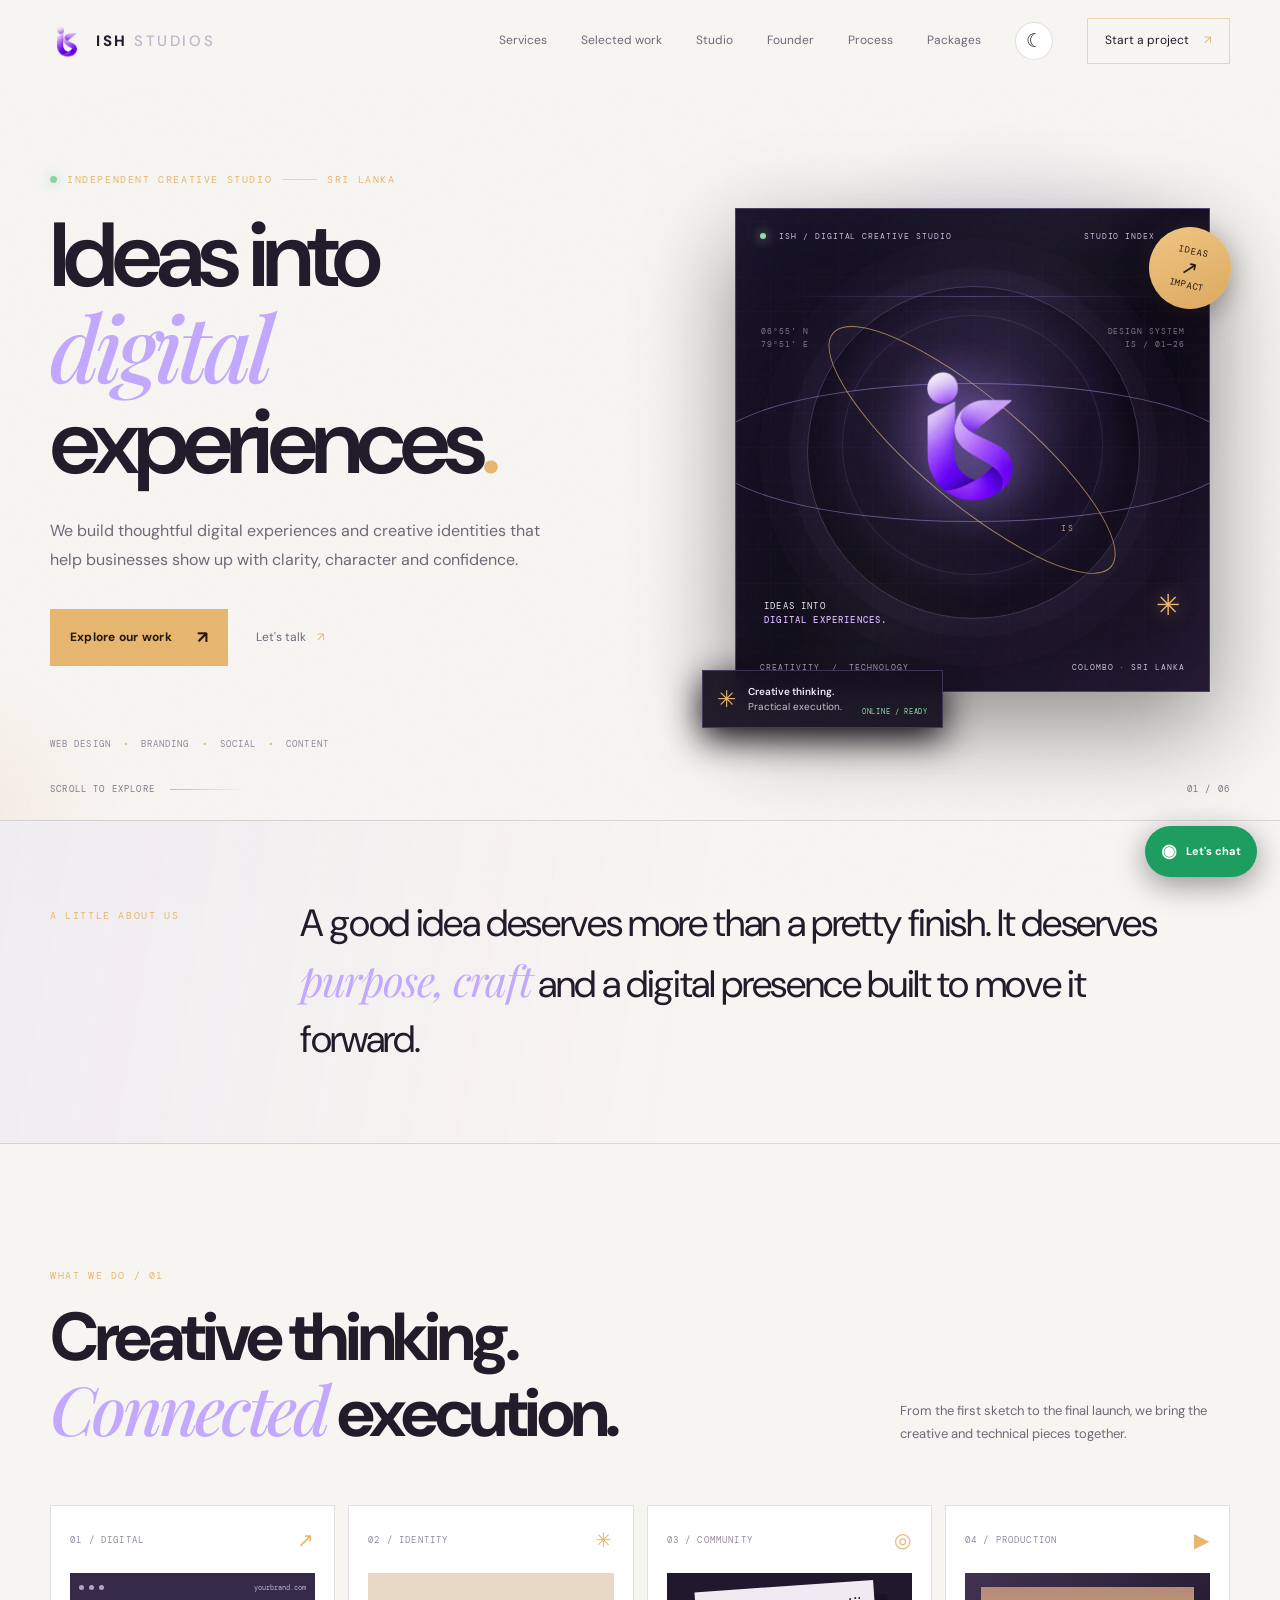
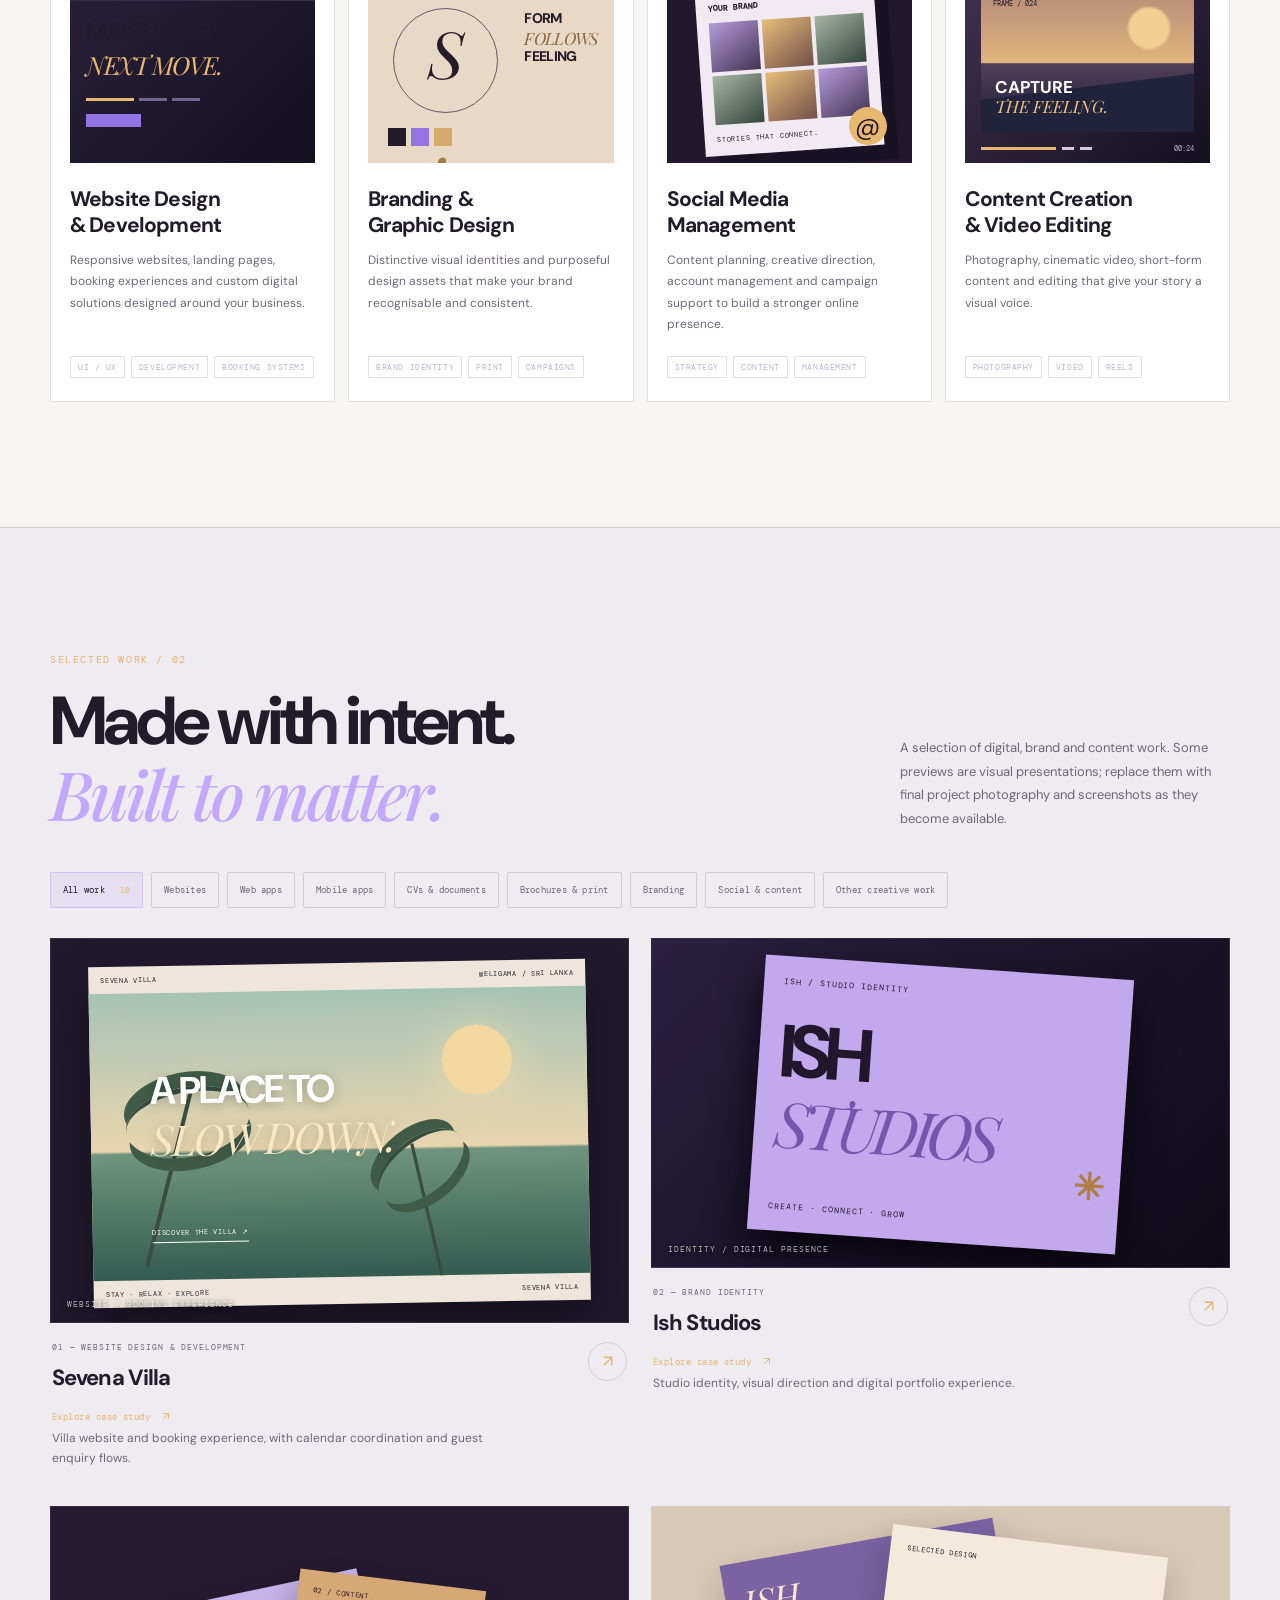
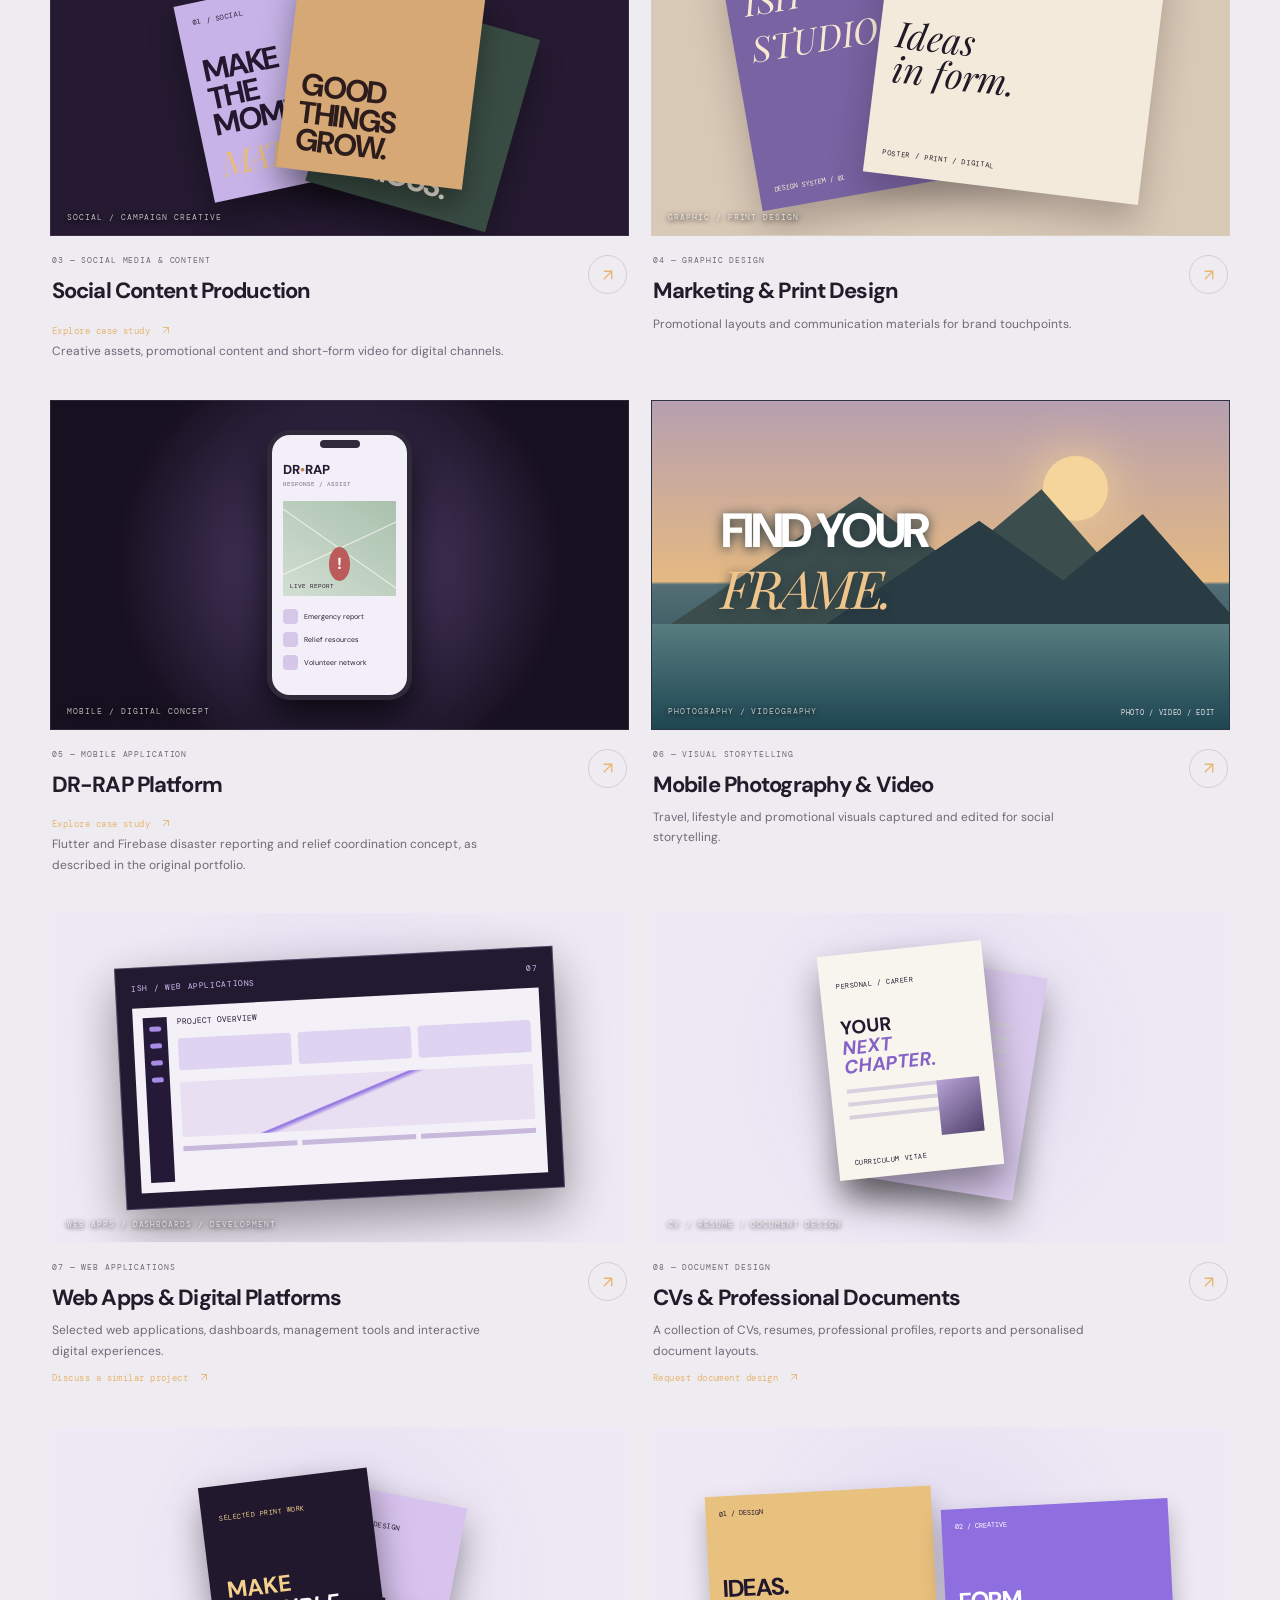
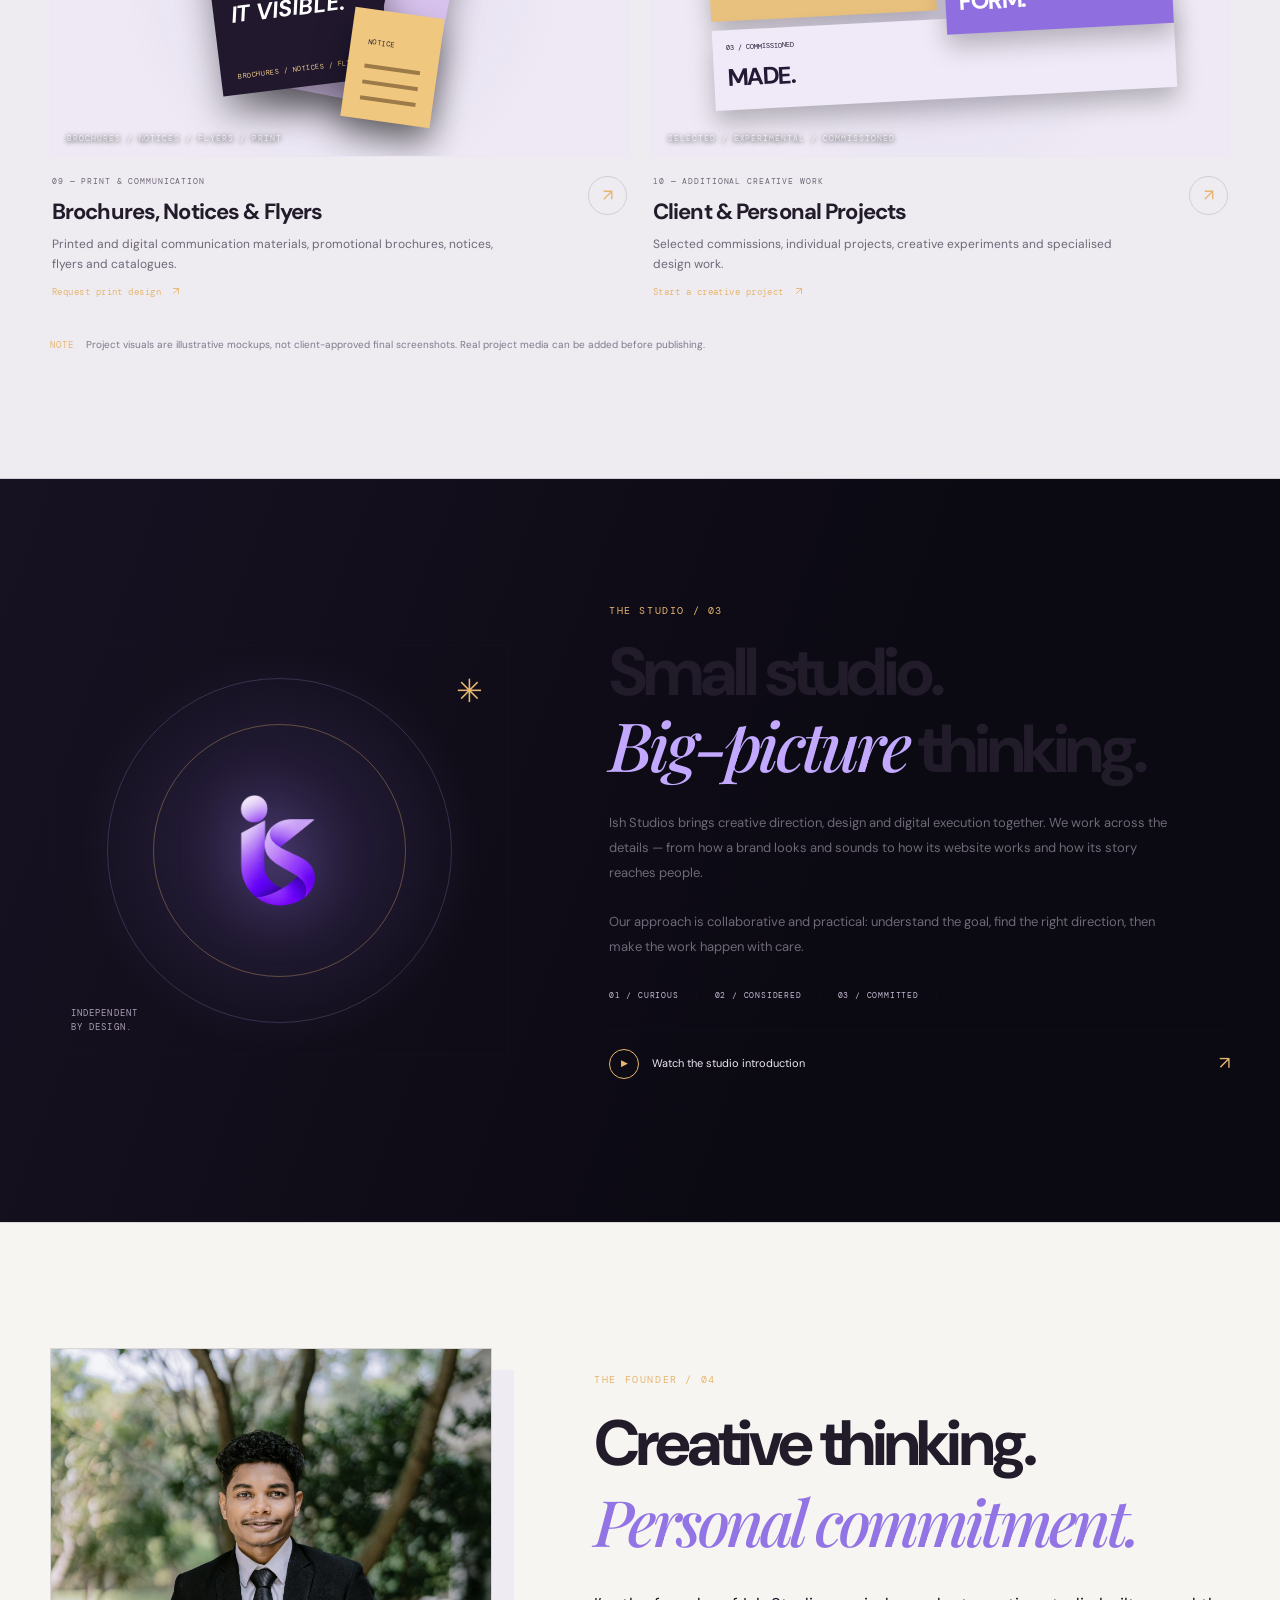
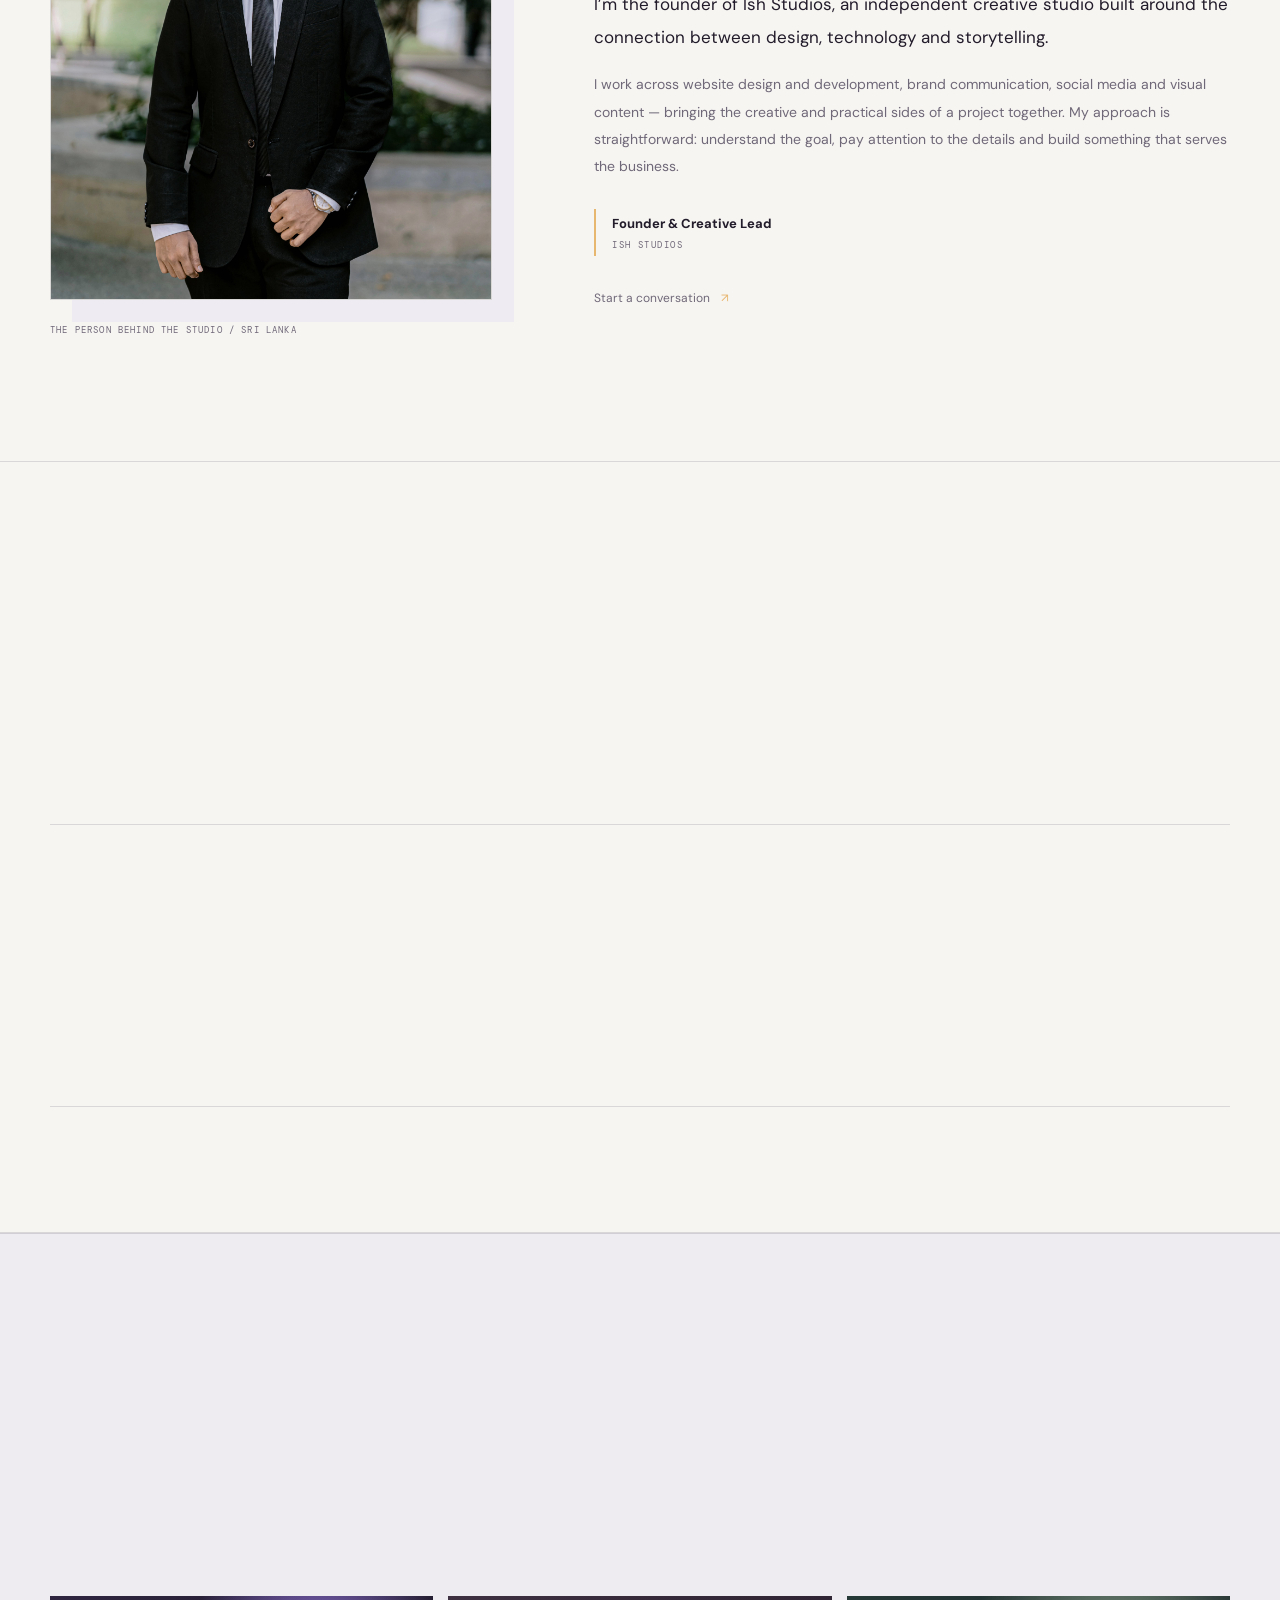
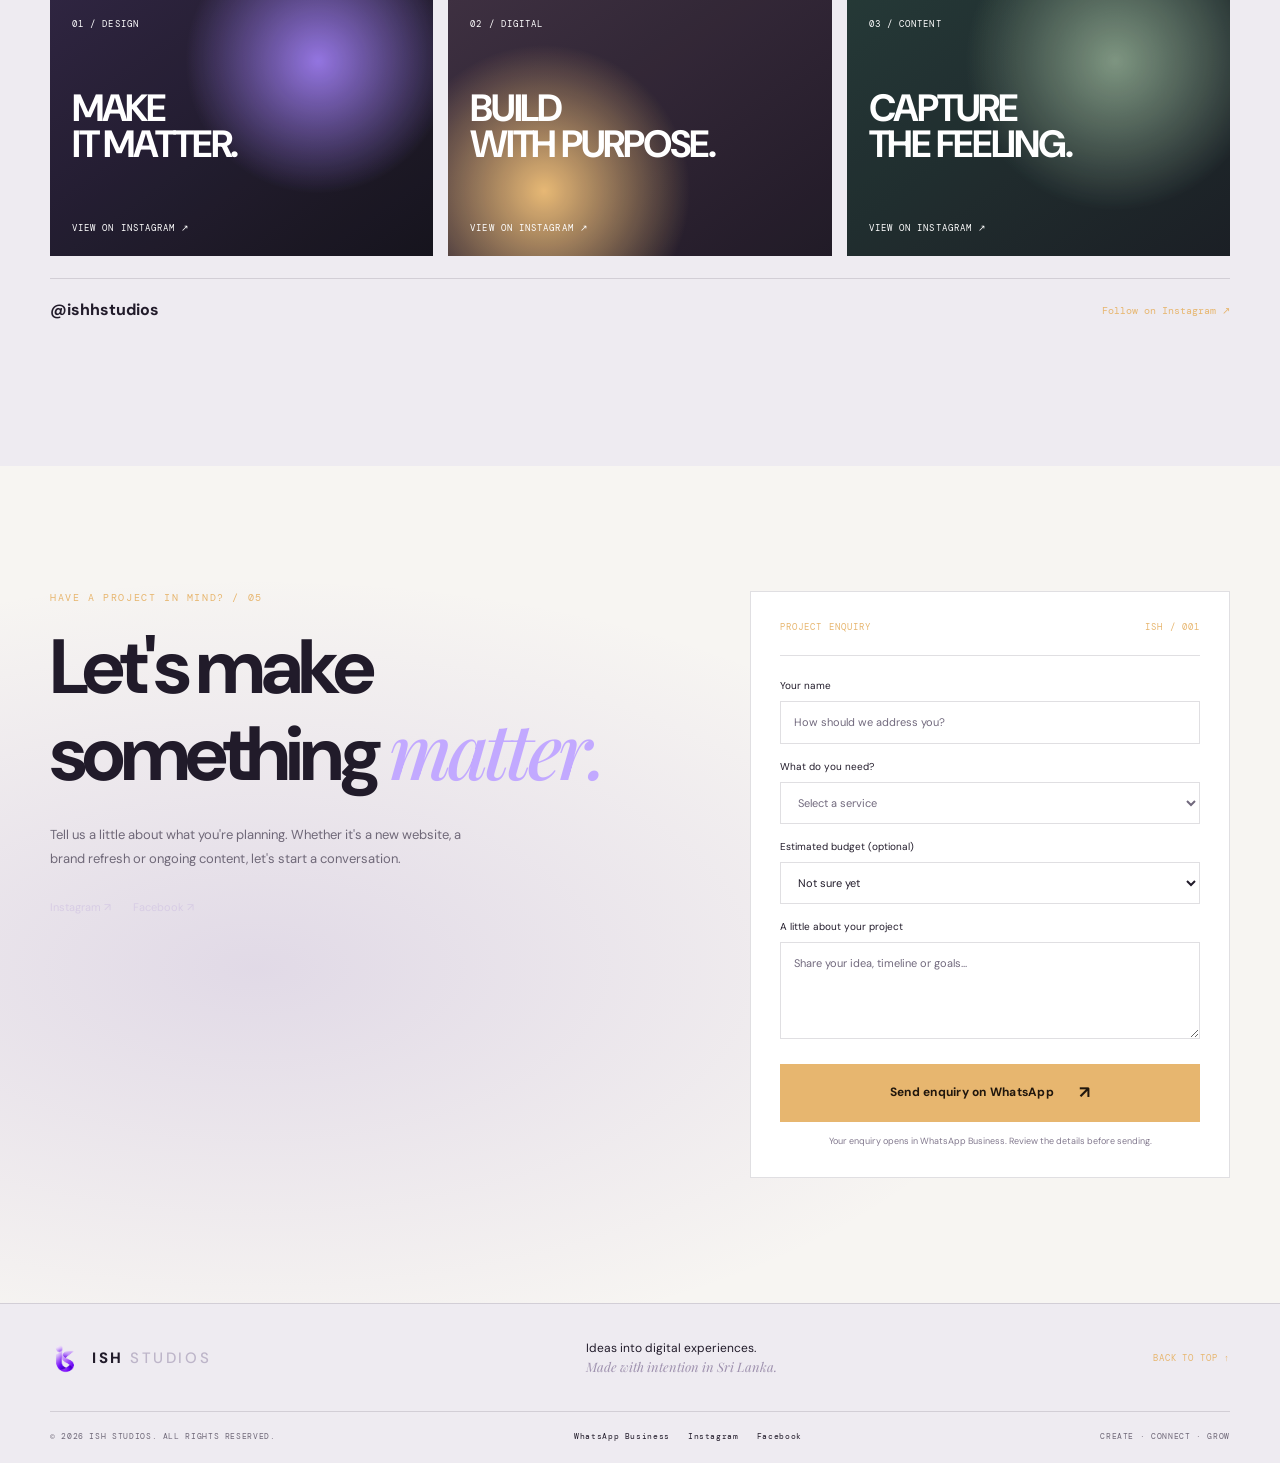
<file: index.html>
<!doctype html>
<html lang="en" data-theme="dark">
<head>
  <meta charset="utf-8">
  <meta name="viewport" content="width=device-width, initial-scale=1">
  <meta name="theme-color" content="#0b0912">
  <meta name="description" content="Ish Studios is an independent creative studio offering website design and development, branding, social media management, and content creation.">
  <meta property="og:title" content="Ish Studios — Ideas into digital experiences">
  <meta property="og:description" content="Websites, branding, social media and content creation by Ish Studios.">
  <meta property="og:type" content="website">
  <meta property="og:image" content="assets/logo.png">
  <meta name="twitter:card" content="summary">
  <meta name="twitter:title" content="Ish Studios — Ideas into digital experiences">
  <meta name="twitter:description" content="Websites, branding, social media and content creation by Ish Studios.">
  <meta name="robots" content="index,follow">
  <title>Ish Studios — Ideas into digital experiences</title>
  <link rel="icon" type="image/x-icon" href="assets/favicon.ico">
<link rel="icon" type="image/png" sizes="32x32" href="assets/favicon-32.png">
<link rel="apple-touch-icon" sizes="180x180" href="assets/favicon-180.png">
  <link rel="preconnect" href="https://fonts.googleapis.com">
  <link rel="preconnect" href="https://fonts.gstatic.com" crossorigin>
  <link href="https://fonts.googleapis.com/css2?family=DM+Mono:wght@400;500&family=DM+Sans:wght@400;500;600;700;800&family=Playfair+Display:ital,wght@0,500;0,600;1,500;1,600&display=swap" rel="stylesheet">
  <link rel="stylesheet" href="css/style.css">
</head>
<body>
  <div class="site-loader" id="siteLoader" aria-label="Loading Ish Studios"><img src="assets/logo.png" alt=""><span>ISH STUDIOS</span><i></i></div>
  <div class="noise" aria-hidden="true"></div>
  <header class="header" id="top">
    <div class="container nav-wrap">
      <a class="brand" href="#top" aria-label="Ish Studios home"><img src="assets/logo.png" alt="Ish Studios logo"><span>ISH<span class="brand-light"> STUDIOS</span></span></a>
      <button class="menu-toggle" id="menuToggle" aria-label="Open navigation" aria-expanded="false"><i></i><i></i></button>
      <nav class="nav" id="mainNav" aria-label="Main navigation">
        <a href="#services">Services</a><a href="#work">Selected work</a><a href="#about">Studio</a><a href="#founder">Founder</a><a href="#process">Process</a>
        <a href="services.html">Packages</a><button class="theme-toggle" id="themeToggle" type="button" aria-label="Switch to light mode" title="Switch theme"><span class="theme-icon">☼</span></button><a class="nav-cta" href="#contact">Start a project <span>↗</span></a>
      </nav>
    </div>
  </header>

  <main>
    <section class="hero section-pad" aria-labelledby="hero-title">
      <div class="hero-orb orb-one"></div><div class="hero-orb orb-two"></div>
      <div class="container hero-layout">
        <div class="hero-copy reveal">
          <div class="eyebrow"><span class="eyebrow-dot"></span> INDEPENDENT CREATIVE STUDIO <span class="eyebrow-line"></span> SRI LANKA</div>
          <h1 id="hero-title">Ideas into<br><em>digital</em> experiences<span class="gold-dot">.</span></h1>
          <p class="hero-lede">We build thoughtful digital experiences and creative identities that help businesses show up with clarity, character and confidence.</p>
          <div class="hero-actions"><a class="button button-primary" href="#work">Explore our work <span>↗</span></a><a class="text-link" href="#contact">Let's talk <span>↗</span></a></div>
          <div class="hero-foot"><span>WEB DESIGN</span><b>·</b><span>BRANDING</span><b>·</b><span>SOCIAL</span><b>·</b><span>CONTENT</span></div>
        </div>
        <div class="hero-art hero-art-digital reveal" aria-label="Ish Studios digital identity artwork">
          <div class="art-frame digital-frame">
            <div class="digital-grid" aria-hidden="true"></div>
            <div class="art-top"><span><i class="status-pulse"></i> ISH / DIGITAL CREATIVE STUDIO</span><span>STUDIO INDEX&nbsp; 001</span></div>
            <div class="digital-coordinate coordinate-one">06°55' N<br>79°51' E</div>
            <div class="digital-coordinate coordinate-two">DESIGN SYSTEM<br>IS / 01—26</div>
            <div class="digital-halo" aria-hidden="true"></div>
            <div class="digital-orbit orbit-a" aria-hidden="true"></div><div class="digital-orbit orbit-b" aria-hidden="true"></div>
            <div class="digital-core"><span class="core-glow"></span><img src="assets/logo.png" alt="Ish Studios IS symbol" class="hero-symbol"><span class="core-index">IS</span></div>
            <div class="digital-scan" aria-hidden="true"></div>
            <div class="art-caption"><span>IDEAS INTO<br><b>DIGITAL EXPERIENCES.</b></span><span class="caption-star">✳</span></div>
            <div class="art-bottom"><span>CREATIVITY&nbsp; / &nbsp;TECHNOLOGY</span><span>COLOMBO · SRI LANKA</span></div>
            <span class="frame-corner corner-tl"></span><span class="frame-corner corner-br"></span>
          </div>
          <div class="art-sticker digital-sticker"><span>IDEAS</span><span>↗</span><span>IMPACT</span></div>
          <div class="hero-note digital-note"><span class="note-mark">✳</span><span><b>Creative thinking.</b><br>Practical execution.</span><i>ONLINE / READY</i></div>
        </div>
      </div>
      <div class="container hero-bottom"><span>SCROLL TO EXPLORE</span><span class="scroll-line"></span><span>01 / 06</span></div>
    </section>

    <section class="intro-band"><div class="container intro-grid"><p class="eyebrow">A LITTLE ABOUT US</p><p class="intro-statement">A good idea deserves more than a pretty finish. It deserves <em>purpose, craft</em> and a digital presence built to move it forward.</p></div></section>

    <section class="services section-pad" id="services">
      <div class="container">
        <div class="section-heading reveal"><div><p class="eyebrow">WHAT WE DO / 01</p><h2>Creative thinking.<br><em>Connected</em> execution.</h2></div><p class="heading-note">From the first sketch to the final launch, we bring the creative and technical pieces together.</p></div>
        <div class="service-grid">
          <article class="service-card reveal"><div class="service-top"><span>01 / DIGITAL</span><span class="service-icon">↗</span></div><div class="service-graphic web-graphic"><div class="browser-bar"><i></i><i></i><i></i><span>yourbrand.com</span></div><div class="browser-content"><b>MAKE YOUR<br><em>NEXT MOVE.</em></b><div class="browser-lines"><i></i><i></i><i></i></div><span class="browser-button"></span></div></div><h3>Website Design<br>& Development</h3><p>Responsive websites, landing pages, booking experiences and custom digital solutions designed around your business.</p><div class="service-tags"><span>UI / UX</span><span>DEVELOPMENT</span><span>BOOKING SYSTEMS</span></div></article>
          <article class="service-card reveal"><div class="service-top"><span>02 / IDENTITY</span><span class="service-icon">✳</span></div><div class="service-graphic brand-graphic"><div class="brand-circle">S<span>.</span></div><div class="brand-type">FORM<br><em>FOLLOWS</em><br>FEELING</div><div class="brand-swatch"><i></i><i></i><i></i></div></div><h3>Branding &<br>Graphic Design</h3><p>Distinctive visual identities and purposeful design assets that make your brand recognisable and consistent.</p><div class="service-tags"><span>BRAND IDENTITY</span><span>PRINT</span><span>CAMPAIGNS</span></div></article>
          <article class="service-card reveal"><div class="service-top"><span>03 / COMMUNITY</span><span class="service-icon">◎</span></div><div class="service-graphic social-graphic"><div class="social-window"><div class="social-head"><b>YOUR BRAND</b><span>•••</span></div><div class="social-tiles"><i></i><i></i><i></i><i></i><i></i><i></i></div><div class="social-foot">STORIES THAT CONNECT.</div></div><span class="social-float">@</span></div><h3>Social Media<br>Management</h3><p>Content planning, creative direction, account management and campaign support to build a stronger online presence.</p><div class="service-tags"><span>STRATEGY</span><span>CONTENT</span><span>MANAGEMENT</span></div></article>
          <article class="service-card reveal"><div class="service-top"><span>04 / PRODUCTION</span><span class="service-icon">▶</span></div><div class="service-graphic video-graphic"><div class="video-screen"><div class="video-sun"></div><div class="video-horizon"></div><span>FRAME / 024</span><b>CAPTURE<br><em>THE FEELING.</em></b></div><div class="video-controls"><i></i><i></i><i></i><span>00:24</span></div></div><h3>Content Creation<br>& Video Editing</h3><p>Photography, cinematic video, short-form content and editing that give your story a visual voice.</p><div class="service-tags"><span>PHOTOGRAPHY</span><span>VIDEO</span><span>REELS</span></div></article>
        </div>
      </div>
    </section>

    <section class="work section-pad" id="work">
      <div class="container">
        <div class="section-heading reveal"><div><p class="eyebrow">SELECTED WORK / 02</p><h2>Made with intent.<br><em>Built to matter.</em></h2></div><p class="heading-note">A selection of digital, brand and content work. Some previews are visual presentations; replace them with final project photography and screenshots as they become available.</p></div>
        <div class="filter-row reveal" role="group" aria-label="Filter projects">
          <button class="filter-btn active" type="button" data-filter="all" aria-pressed="true">All work <span>10</span></button>
          <button class="filter-btn" type="button" data-filter="web" aria-pressed="false">Websites</button>
          <button class="filter-btn" type="button" data-filter="webapp" aria-pressed="false">Web apps</button>
          <button class="filter-btn" type="button" data-filter="app" aria-pressed="false">Mobile apps</button>
          <button class="filter-btn" type="button" data-filter="documents" aria-pressed="false">CVs & documents</button>
          <button class="filter-btn" type="button" data-filter="print" aria-pressed="false">Brochures & print</button>
          <button class="filter-btn" type="button" data-filter="brand" aria-pressed="false">Branding</button>
          <button class="filter-btn" type="button" data-filter="social" aria-pressed="false">Social & content</button>
          <button class="filter-btn" type="button" data-filter="other" aria-pressed="false">Other creative work</button>
        </div>
        <div class="project-grid" id="projectGrid">
          <article class="project-card project-feature reveal" data-category="web" data-project="sevena"><a class="project-hit" href="https://www.sevenavilla.com" target="_blank" rel="noopener" aria-label="Visit Sevena Villa website"><div class="project-visual sevena-visual"><div class="mock-browser"><div class="mock-browser-top"><span>SEVENA VILLA</span><span>WELIGAMA / SRI LANKA</span></div><div class="villa-scene"><div class="villa-sun"></div><div class="villa-palm palm-one"></div><div class="villa-palm palm-two"></div><div class="villa-copy">A PLACE TO<br><em>SLOW DOWN.</em></div><div class="villa-cta">DISCOVER THE VILLA ↗</div></div><div class="mock-browser-foot"><span>STAY · RELAX · EXPLORE</span><span>SEVENA VILLA</span></div></div><span class="visual-label">WEBSITE / BOOKING EXPERIENCE</span></div></a><div class="project-info"><div><p class="project-kicker">01 — WEBSITE DESIGN & DEVELOPMENT</p><h3>Sevena Villa</h3><a class="case-link" href="case-studies/sevena-villa.html">Explore case study <svg class="inline-arrow" viewBox="0 0 24 24" aria-hidden="true" focusable="false"><path d="M7 17 17 7M7 7h10v10"/></svg></a><p>Villa website and booking experience, with calendar coordination and guest enquiry flows.</p></div><a class="round-link" href="https://www.sevenavilla.com" target="_blank" rel="noopener" aria-label="Visit Sevena Villa"><svg viewBox="0 0 24 24" aria-hidden="true" focusable="false"><path d="M7 17 17 7M7 7h10v10"/></svg></a></div></article>
          <article class="project-card reveal" data-category="brand" data-project="ish"><div class="project-visual ish-visual"><div class="ish-poster"><span>ISH / STUDIO IDENTITY</span><strong>ISH<br><em>STUDIOS</em></strong><i>CREATE · CONNECT · GROW</i><b>✳</b></div><span class="visual-label">IDENTITY / DIGITAL PRESENCE</span></div><div class="project-info"><div><p class="project-kicker">02 — BRAND IDENTITY</p><h3>Ish Studios</h3><a class="case-link" href="case-studies/ish-studios.html">Explore case study <svg class="inline-arrow" viewBox="0 0 24 24" aria-hidden="true" focusable="false"><path d="M7 17 17 7M7 7h10v10"/></svg></a><p>Studio identity, visual direction and digital portfolio experience.</p></div><a class="round-link" href="#top" aria-label="Back to Ish Studios home"><svg viewBox="0 0 24 24" aria-hidden="true" focusable="false"><path d="M7 17 17 7M7 7h10v10"/></svg></a></div></article>
          <article class="project-card reveal" data-category="social" data-project="social"><div class="project-visual social-project-visual"><div class="content-stack"><div class="content-post post-one"><span>01 / SOCIAL</span><b>MAKE<br>THE MOMENT<br><em>MATTER.</em></b></div><div class="content-post post-two"><span>02 / CONTENT</span><b>GOOD<br>THINGS<br>GROW.</b></div><div class="content-post post-three"><span>03 / DESIGN</span><b>STAY<br>CURIOUS.</b></div></div><span class="visual-label">SOCIAL / CAMPAIGN CREATIVE</span></div><div class="project-info"><div><p class="project-kicker">03 — SOCIAL MEDIA & CONTENT</p><h3>Social Content Production</h3><a class="case-link" href="case-studies/social-content.html">Explore case study <svg class="inline-arrow" viewBox="0 0 24 24" aria-hidden="true" focusable="false"><path d="M7 17 17 7M7 7h10v10"/></svg></a><p>Creative assets, promotional content and short-form video for digital channels.</p></div><a class="round-link" href="https://www.instagram.com/ishhstudios/" target="_blank" rel="noopener" aria-label="View Instagram"><svg viewBox="0 0 24 24" aria-hidden="true" focusable="false"><path d="M7 17 17 7M7 7h10v10"/></svg></a></div></article>
          <article class="project-card reveal" data-category="print" data-project="print"><div class="project-visual print-visual"><div class="print-sheet sheet-back">ISH<br><em>STUDIO</em><small>DESIGN SYSTEM / 01</small></div><div class="print-sheet sheet-front"><span>SELECTED DESIGN</span><strong>Ideas<br>in form.</strong><i>POSTER / PRINT / DIGITAL</i></div><span class="visual-label">GRAPHIC / PRINT DESIGN</span></div><div class="project-info"><div><p class="project-kicker">04 — GRAPHIC DESIGN</p><h3>Marketing & Print Design</h3><p>Promotional layouts and communication materials for brand touchpoints.</p></div><a class="round-link" href="https://www.instagram.com/ishhstudios/" target="_blank" rel="noopener" aria-label="View Instagram"><svg viewBox="0 0 24 24" aria-hidden="true" focusable="false"><path d="M7 17 17 7M7 7h10v10"/></svg></a></div></article>
          <article class="project-card reveal" data-category="app" data-project="drrap"><div class="project-visual app-visual"><div class="phone-mock"><div class="phone-notch"></div><div class="app-header">DR<span>•</span>RAP <small>RESPONSE / ASSIST</small></div><div class="app-map"><i></i><b>!</b><span>LIVE REPORT</span></div><div class="app-row"><i></i><span>Emergency report</span></div><div class="app-row"><i></i><span>Relief resources</span></div><div class="app-row"><i></i><span>Volunteer network</span></div></div><span class="visual-label">MOBILE / DIGITAL CONCEPT</span></div><div class="project-info"><div><p class="project-kicker">05 — MOBILE APPLICATION</p><h3>DR-RAP Platform</h3><a class="case-link" href="case-studies/dr-rap.html">Explore case study <svg class="inline-arrow" viewBox="0 0 24 24" aria-hidden="true" focusable="false"><path d="M7 17 17 7M7 7h10v10"/></svg></a><p>Flutter and Firebase disaster reporting and relief coordination concept, as described in the original portfolio.</p></div><span class="round-link static-link"><svg viewBox="0 0 24 24" aria-hidden="true" focusable="false"><path d="M7 17 17 7M7 7h10v10"/></svg></span></div></article>
          <article class="project-card reveal" data-category="social" data-project="photo"><div class="project-visual photo-visual"><div class="photo-art"><div class="photo-sky"></div><div class="photo-sun"></div><div class="photo-mountain mountain-a"></div><div class="photo-mountain mountain-b"></div><div class="photo-water"></div><span>FIND YOUR<br><em>FRAME.</em></span><small>PHOTO / VIDEO / EDIT</small></div><span class="visual-label">PHOTOGRAPHY / VIDEOGRAPHY</span></div><div class="project-info"><div><p class="project-kicker">06 — VISUAL STORYTELLING</p><h3>Mobile Photography & Video</h3><p>Travel, lifestyle and promotional visuals captured and edited for social storytelling.</p></div><a class="round-link" href="https://www.instagram.com/ishhstudios/" target="_blank" rel="noopener" aria-label="View Instagram"><svg viewBox="0 0 24 24" aria-hidden="true" focusable="false"><path d="M7 17 17 7M7 7h10v10"/></svg></a></div></article>

          <!-- 07 / WEB APPLICATIONS -->
          <article class="project-card reveal" data-category="webapp" data-project="webapps">
            <div class="project-visual collection-visual webapp-collection">
              <div class="collection-window">
                <div class="collection-top"><span>ISH / WEB APPLICATIONS</span><span>07</span></div>
                <div class="dashboard-preview">
                  <div class="dashboard-sidebar"><i></i><i></i><i></i><i></i></div>
                  <div class="dashboard-main"><span>PROJECT OVERVIEW</span><div class="dashboard-stats"><i></i><i></i><i></i></div><div class="dashboard-chart"></div><div class="dashboard-lines"><i></i><i></i><i></i></div></div>
                </div>
              </div>
              <span class="visual-label">WEB APPS / DASHBOARDS / DEVELOPMENT</span>
            </div>
            <div class="project-info"><div><p class="project-kicker">07 — WEB APPLICATIONS</p><h3>Web Apps & Digital Platforms</h3><p>Selected web applications, dashboards, management tools and interactive digital experiences.</p><a class="case-link" href="#contact">Discuss a similar project <svg class="inline-arrow" viewBox="0 0 24 24" aria-hidden="true" focusable="false"><path d="M7 17 17 7M7 7h10v10"/></svg></a></div><a class="round-link" href="#contact" aria-label="Enquire about web application development"><svg viewBox="0 0 24 24" aria-hidden="true" focusable="false"><path d="M7 17 17 7M7 7h10v10"/></svg></a></div>
          </article>

          <!-- 08 / CV AND DOCUMENT DESIGN -->
          <article class="project-card reveal" data-category="documents" data-project="documents">
            <div class="project-visual collection-visual document-collection">
              <div class="document-stack">
                <div class="document-page document-back"><span>PROFESSIONAL PROFILE</span><i></i><i></i><i></i><i></i></div>
                <div class="document-page document-front"><span>PERSONAL / CAREER</span><strong>YOUR<br><em>NEXT CHAPTER.</em></strong><div class="document-photo"></div><i></i><i></i><i></i><small>CURRICULUM VITAE</small></div>
              </div>
              <span class="visual-label">CV / RESUME / DOCUMENT DESIGN</span>
            </div>
            <div class="project-info"><div><p class="project-kicker">08 — DOCUMENT DESIGN</p><h3>CVs & Professional Documents</h3><p>A collection of CVs, resumes, professional profiles, reports and personalised document layouts.</p><a class="case-link" href="#contact">Request document design <svg class="inline-arrow" viewBox="0 0 24 24" aria-hidden="true" focusable="false"><path d="M7 17 17 7M7 7h10v10"/></svg></a></div><a class="round-link" href="#contact" aria-label="Enquire about CV and document design"><svg viewBox="0 0 24 24" aria-hidden="true" focusable="false"><path d="M7 17 17 7M7 7h10v10"/></svg></a></div>
          </article>

          <!-- 09 / BROCHURES AND PRINT -->
          <article class="project-card reveal" data-category="print" data-project="print-collection">
            <div class="project-visual collection-visual print-collection">
              <div class="print-stack">
                <div class="print-piece print-back"><span>INFORMATION / DESIGN</span><strong>DESIGN<br>IN PRINT.</strong></div>
                <div class="print-piece print-front"><span>SELECTED PRINT WORK</span><strong>MAKE<br><em>IT VISIBLE.</em></strong><small>BROCHURES / NOTICES / FLYERS</small></div>
                <div class="print-piece print-mini"><span>NOTICE</span><i></i><i></i><i></i></div>
              </div>
              <span class="visual-label">BROCHURES / NOTICES / FLYERS / PRINT</span>
            </div>
            <div class="project-info"><div><p class="project-kicker">09 — PRINT & COMMUNICATION</p><h3>Brochures, Notices & Flyers</h3><p>Printed and digital communication materials, promotional brochures, notices, flyers and catalogues.</p><a class="case-link" href="#contact">Request print design <svg class="inline-arrow" viewBox="0 0 24 24" aria-hidden="true" focusable="false"><path d="M7 17 17 7M7 7h10v10"/></svg></a></div><a class="round-link" href="#contact" aria-label="Enquire about print design"><svg viewBox="0 0 24 24" aria-hidden="true" focusable="false"><path d="M7 17 17 7M7 7h10v10"/></svg></a></div>
          </article>

          <!-- 10 / OTHER CREATIVE WORK -->
          <article class="project-card reveal" data-category="other" data-project="other-work">
            <div class="project-visual collection-visual other-collection">
              <div class="other-composition"><div class="other-tile tile-one"><span>01 / DESIGN</span><strong>IDEAS.</strong></div><div class="other-tile tile-two"><span>02 / CREATIVE</span><strong>FORM.</strong></div><div class="other-tile tile-three"><span>03 / COMMISSIONED</span><strong>MADE.</strong></div></div>
              <span class="visual-label">SELECTED / EXPERIMENTAL / COMMISSIONED</span>
            </div>
            <div class="project-info"><div><p class="project-kicker">10 — ADDITIONAL CREATIVE WORK</p><h3>Client & Personal Projects</h3><p>Selected commissions, individual projects, creative experiments and specialised design work.</p><a class="case-link" href="#contact">Start a creative project <svg class="inline-arrow" viewBox="0 0 24 24" aria-hidden="true" focusable="false"><path d="M7 17 17 7M7 7h10v10"/></svg></a></div><a class="round-link" href="#contact" aria-label="Discuss a creative project"><svg viewBox="0 0 24 24" aria-hidden="true" focusable="false"><path d="M7 17 17 7M7 7h10v10"/></svg></a></div>
          </article>
        </div>
        <p class="work-footnote"><span>NOTE</span> Project visuals are illustrative mockups, not client-approved final screenshots. Real project media can be added before publishing.</p>
      </div>
    </section>

    <section class="about section-pad" id="about"><div class="container about-layout"><div class="about-mark reveal"><img src="assets/logo.png" alt="Ish Studios logo"><span>INDEPENDENT<br>BY DESIGN.</span><i>✳</i></div><div class="about-copy reveal"><p class="eyebrow">THE STUDIO / 03</p><h2>Small studio.<br><em>Big-picture</em> thinking.</h2><p>Ish Studios brings creative direction, design and digital execution together. We work across the details — from how a brand looks and sounds to how its website works and how its story reaches people.</p><p>Our approach is collaborative and practical: understand the goal, find the right direction, then make the work happen with care.</p><div class="about-values"><span>01 / CURIOUS</span><span>02 / CONSIDERED</span><span>03 / COMMITTED</span></div><button class="video-trigger" id="openVideo" type="button"><span class="play-icon">▶</span> Watch the studio introduction <span class="trigger-arrow">↗</span></button></div></div></section>


    <section class="founder section-pad" id="founder">
      <div class="container founder-layout">
        <div class="founder-photo-wrap reveal"><img src="assets/founder-portrait.jpeg" alt="Founder of Ish Studios" class="founder-photo"><span class="founder-photo-caption">THE PERSON BEHIND THE STUDIO / SRI LANKA</span></div>
        <div class="founder-copy reveal"><p class="eyebrow">THE FOUNDER / 04</p><h2>Creative thinking.<br><em>Personal commitment.</em></h2>
          <p class="founder-lead">I’m the founder of Ish Studios, an independent creative studio built around the connection between design, technology and storytelling.</p>
          <p>I work across website design and development, brand communication, social media and visual content — bringing the creative and practical sides of a project together. My approach is straightforward: understand the goal, pay attention to the details and build something that serves the business.</p>
          <div class="founder-signoff"><strong>Founder &amp; Creative Lead</strong><span>ISH STUDIOS</span></div>
          <a class="text-link" href="#contact">Start a conversation <span>↗</span></a>
        </div>
      </div>
    </section>

    <section class="process section-pad" id="process"><div class="container"><div class="section-heading reveal"><div><p class="eyebrow">HOW WE WORK / 04</p><h2>Clear steps.<br><em>Good work.</em></h2></div><p class="heading-note">A collaborative process keeps the project focused, transparent and moving in the right direction.</p></div><div class="process-grid"><article class="process-step reveal"><span>01</span><div class="step-symbol">⌕</div><h3>Discover</h3><p>We learn about your business, audience, goals and the challenge you want to solve.</p></article><article class="process-step reveal"><span>02</span><div class="step-symbol">✳</div><h3>Define</h3><p>We agree on the scope, priorities and creative direction before production begins.</p></article><article class="process-step reveal"><span>03</span><div class="step-symbol">↗</div><h3>Create</h3><p>We design, develop and refine the work with clear communication along the way.</p></article><article class="process-step reveal"><span>04</span><div class="step-symbol">◎</div><h3>Launch & grow</h3><p>We deliver the work and can support the next steps as your needs evolve.</p></article></div></div></section>


    <section class="instagram-section section-pad" id="instagram"><div class="container">
      <div class="section-heading reveal"><div><p class="eyebrow">FOLLOW THE STUDIO / 05</p><h2>Work in progress.<br><em>Ideas in motion.</em></h2></div><p class="heading-note">A curated look at studio updates, visual experiments and selected creative work.</p></div>
      <div class="instagram-grid">
        <a class="instagram-tile insta-one reveal" href="https://www.instagram.com/ishhstudios/" target="_blank" rel="noopener"><span>01 / DESIGN</span><strong>MAKE<br>IT MATTER.</strong><small>VIEW ON INSTAGRAM ↗</small></a>
        <a class="instagram-tile insta-two reveal" href="https://www.instagram.com/ishhstudios/" target="_blank" rel="noopener"><span>02 / DIGITAL</span><strong>BUILD<br>WITH PURPOSE.</strong><small>VIEW ON INSTAGRAM ↗</small></a>
        <a class="instagram-tile insta-three reveal" href="https://www.instagram.com/ishhstudios/" target="_blank" rel="noopener"><span>03 / CONTENT</span><strong>CAPTURE<br>THE FEELING.</strong><small>VIEW ON INSTAGRAM ↗</small></a>
      </div><a class="instagram-follow" href="https://www.instagram.com/ishhstudios/" target="_blank" rel="noopener">@ishhstudios <span>Follow on Instagram ↗</span></a>
    </div></section>

    <section class="contact section-pad" id="contact"><div class="container contact-layout"><div class="contact-copy reveal"><p class="eyebrow">HAVE A PROJECT IN MIND? / 05</p><h2>Let's make<br>something <em>matter.</em></h2><p>Tell us a little about what you're planning. Whether it's a new website, a brand refresh or ongoing content, let's start a conversation.</p><div class="contact-socials"><a href="https://www.instagram.com/ishhstudios/" target="_blank" rel="noopener">Instagram ↗</a><a href="https://web.facebook.com/profile.php?id=61591106524365" target="_blank" rel="noopener">Facebook ↗</a></div></div><form class="enquiry-form reveal" id="enquiryForm"><div class="form-top"><span>PROJECT ENQUIRY</span><span>ISH / 001</span></div><label for="clientName">Your name</label><input id="clientName" name="name" type="text" placeholder="How should we address you?" required><label for="clientService">What do you need?</label><select id="clientService" name="service" required><option value="" disabled selected>Select a service</option><option>Website Design & Development</option><option>Branding & Graphic Design</option><option>Social Media Management</option><option>Content Creation & Video Editing</option><option>Something else</option></select><label for="clientBudget">Estimated budget (optional)</label><select id="clientBudget" name="budget"><option value="">Not sure yet</option><option>Under LKR 50,000</option><option>LKR 50,000 – 100,000</option><option>LKR 100,000 – 250,000</option><option>LKR 250,000+</option><option>International / USD</option></select><label for="clientBrief">A little about your project</label><textarea id="clientBrief" name="brief" rows="4" placeholder="Share your idea, timeline or goals..."></textarea><button class="button button-primary form-submit" type="submit">Send enquiry on WhatsApp <span>↗</span></button><p class="form-note">Your enquiry opens in WhatsApp Business. Review the details before sending.</p></form></div></section>
  </main>

  <footer class="footer"><div class="container"><div class="footer-main"><a class="brand footer-brand" href="#top"><img src="assets/logo.png" alt=""><span>ISH<span class="brand-light"> STUDIOS</span></span></a><p>Ideas into digital experiences.<br><em>Made with intention in Sri Lanka.</em></p><a class="footer-top" href="#top">BACK TO TOP ↑</a></div><div class="footer-bottom"><span>© <span id="year"></span> ISH STUDIOS. ALL RIGHTS RESERVED.</span><div><a href="https://wa.me/94719566533" target="_blank" rel="noopener">WhatsApp Business</a><a href="https://www.instagram.com/ishhstudios/" target="_blank" rel="noopener">Instagram</a><a href="https://web.facebook.com/profile.php?id=61591106524365" target="_blank" rel="noopener">Facebook</a></div><span>CREATE · CONNECT · GROW</span></div></div></footer>

  <a class="whatsapp-float" href="https://wa.me/94719566533?text=Hello%20Ish%20Studios%2C%20I%27d%20like%20to%20discuss%20a%20project." target="_blank" rel="noopener" aria-label="Chat with Ish Studios on WhatsApp"><span class="wa-icon">◉</span><span>Let's chat</span></a>

  <dialog class="video-dialog" id="videoDialog" aria-labelledby="videoTitle"><div class="dialog-head"><div><p class="eyebrow">A QUICK HELLO</p><h2 id="videoTitle">Meet the studio.</h2></div><button class="dialog-close" id="closeVideo" aria-label="Close video">×</button></div><video id="introVideo" controls playsinline preload="none" poster="assets/video/avatar-poster.jpg"><source src="assets/video/avatar-welcome.mp4" type="video/mp4">Your browser does not support the video tag.</video><p class="dialog-note">A short introduction from Ish Studios.</p></dialog>
  <script src="js/main.js"></script>
</body>
</html>
</file>
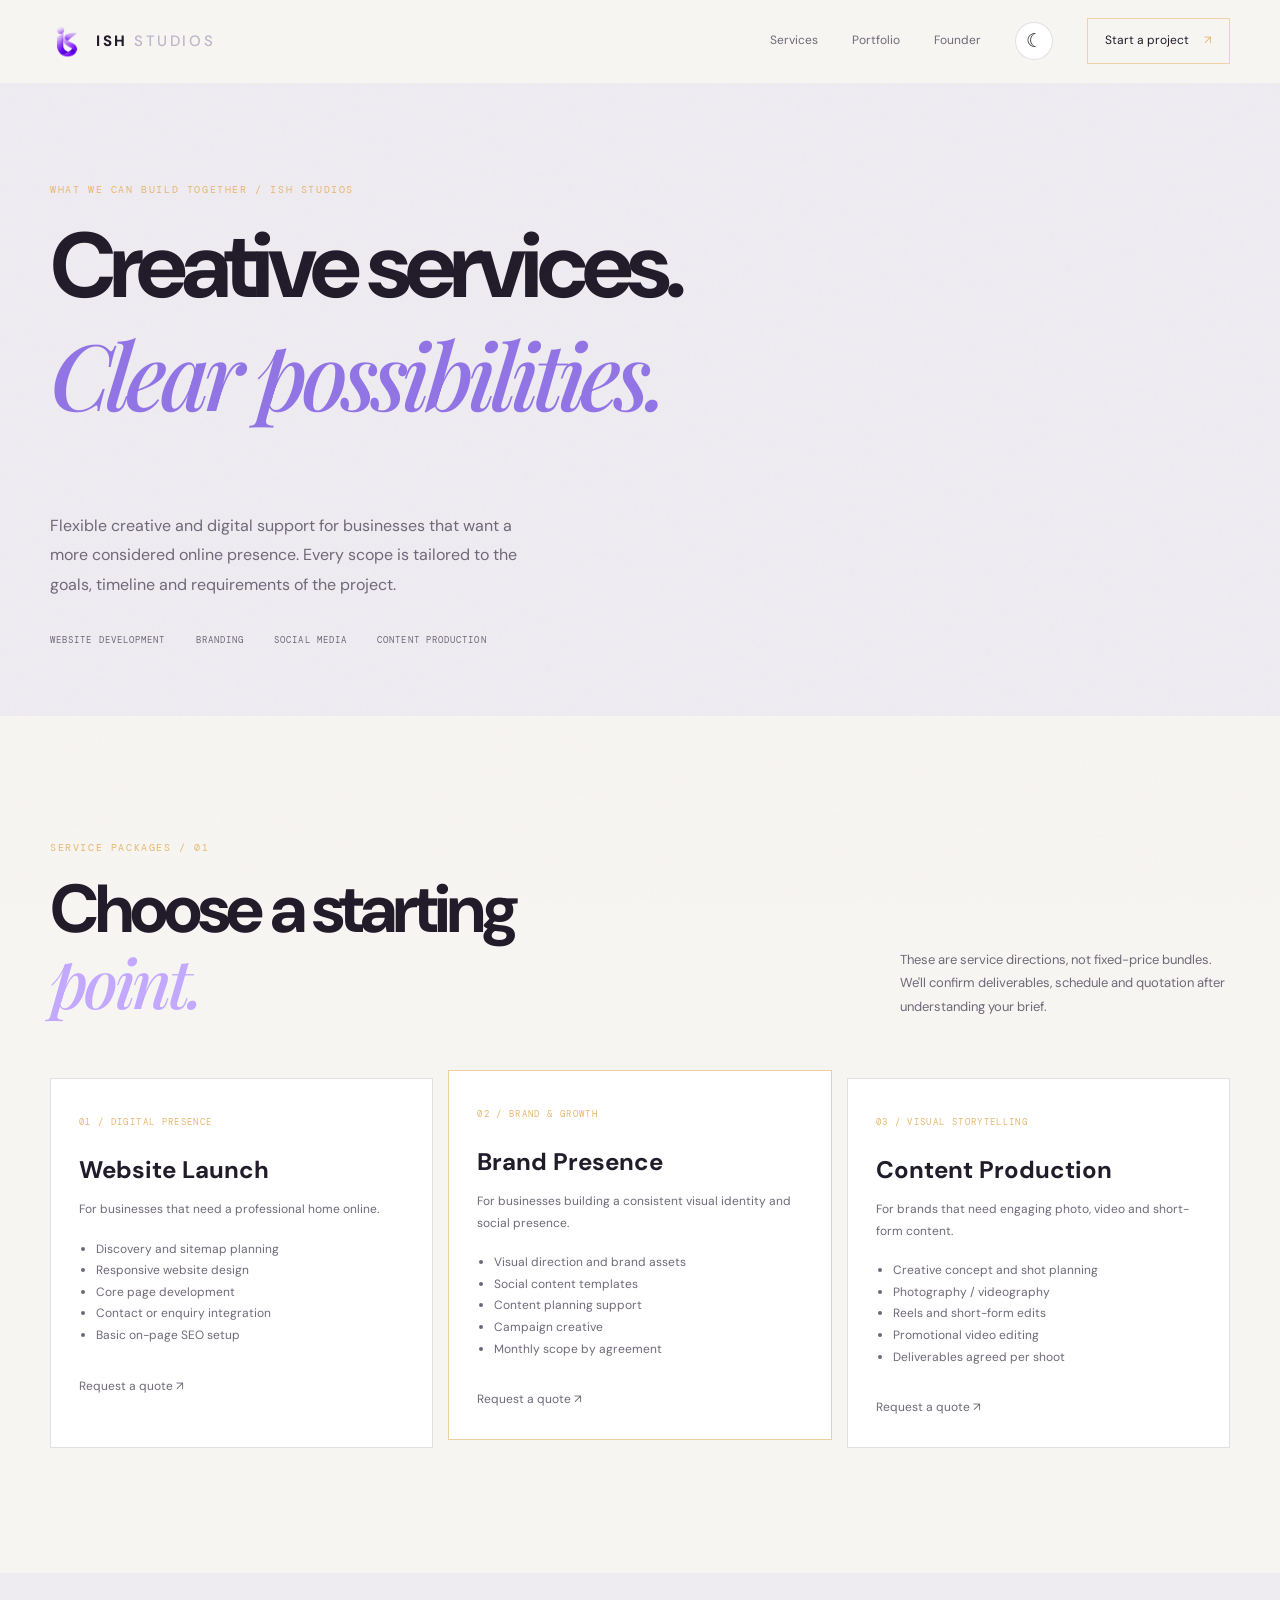
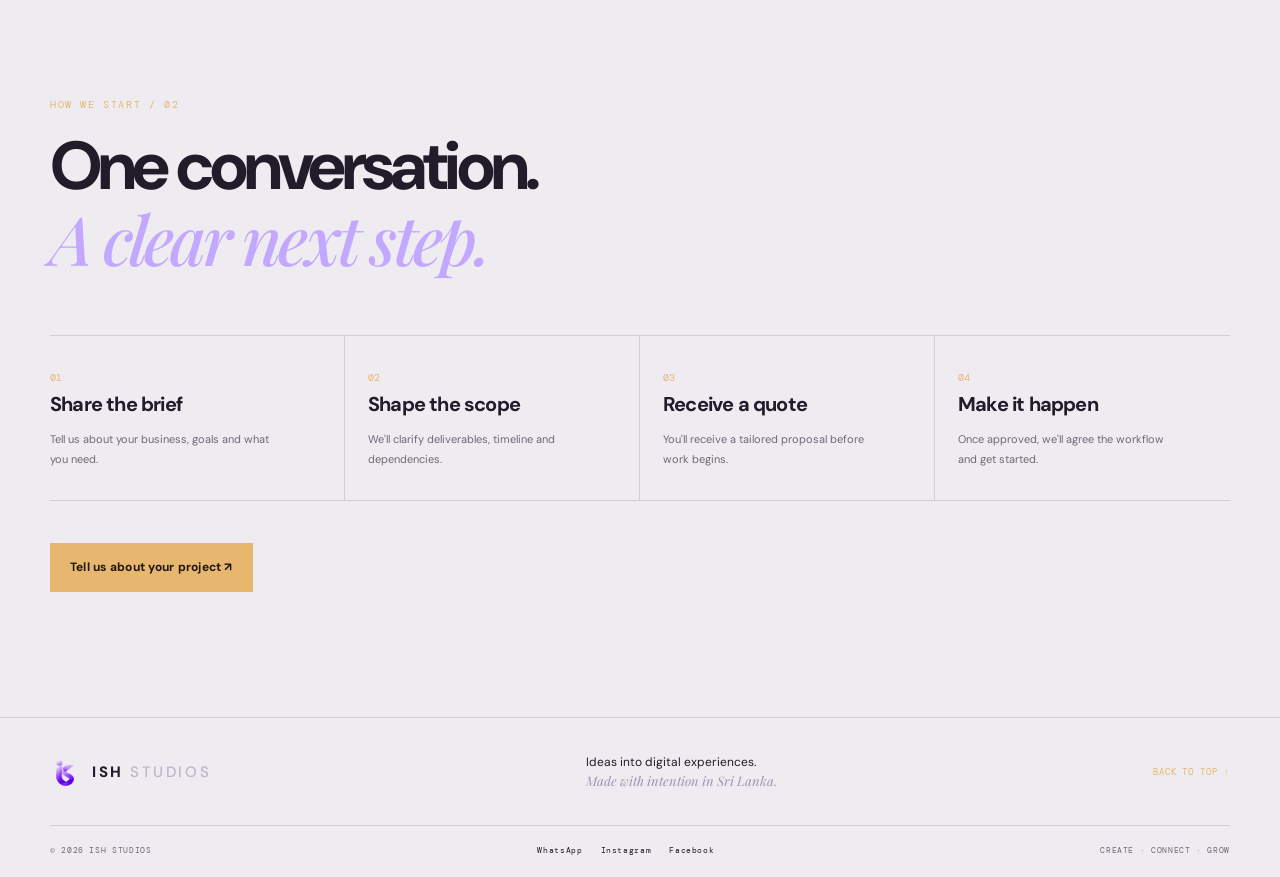
<file: services.html>
<!doctype html>
<html lang="en" data-theme="dark">
<head>
<meta charset="utf-8"><meta name="viewport" content="width=device-width,initial-scale=1">
<meta name="theme-color" content="#0b0912"><meta name="description" content="Explore website design, branding, social media management and content creation services from Ish Studios in Sri Lanka.">
<meta property="og:title" content="Services & Packages — Ish Studios"><meta property="og:description" content="Creative and digital services shaped around your business goals."><meta property="og:type" content="website"><meta property="og:image" content="assets/logo.png">
<title>Services & Packages — Ish Studios</title><link rel="icon" type="image/x-icon" href="assets/favicon.ico">
<link rel="icon" type="image/png" sizes="32x32" href="assets/favicon-32.png">
<link rel="apple-touch-icon" sizes="180x180" href="assets/favicon-180.png"><link rel="stylesheet" href="css/style.css">
<link rel="preconnect" href="https://fonts.googleapis.com"><link rel="preconnect" href="https://fonts.gstatic.com" crossorigin><link href="https://fonts.googleapis.com/css2?family=DM+Mono:wght@400;500&family=DM+Sans:wght@400;500;600;700;800&family=Playfair+Display:ital,wght@0,500;0,600;1,500;1,600&display=swap" rel="stylesheet">
</head><body><div class="site-loader" id="siteLoader"><img src="assets/logo.png" alt=""><span>ISH STUDIOS</span><i></i></div><div class="noise"></div>
<header class="header"><div class="container nav-wrap"><a class="brand" href="index.html"><img src="assets/logo.png" alt="Ish Studios"><span>ISH<span class="brand-light"> STUDIOS</span></span></a><button class="menu-toggle" id="menuToggle" aria-label="Open navigation" aria-expanded="false"><i></i><i></i></button><nav class="nav" id="mainNav"><a href="index.html#services">Services</a><a href="index.html#work">Portfolio</a><a href="index.html#founder">Founder</a><button class="theme-toggle" id="themeToggle" aria-label="Switch theme"><span class="theme-icon">☼</span></button><a class="nav-cta" href="index.html#contact">Start a project <span>↗</span></a></nav></div></header>
<main><section class="case-hero"><div class="container"><p class="eyebrow">WHAT WE CAN BUILD TOGETHER / ISH STUDIOS</p><h1>Creative services.<br><em>Clear possibilities.</em></h1><p class="hero-lede">Flexible creative and digital support for businesses that want a more considered online presence. Every scope is tailored to the goals, timeline and requirements of the project.</p><div class="case-meta"><span>WEBSITE DEVELOPMENT</span><span>BRANDING</span><span>SOCIAL MEDIA</span><span>CONTENT PRODUCTION</span></div></div></section>
<section class="section-pad"><div class="container"><div class="section-heading"><div><p class="eyebrow">SERVICE PACKAGES / 01</p><h2>Choose a starting<br><em>point.</em></h2></div><p class="heading-note">These are service directions, not fixed-price bundles. We'll confirm deliverables, schedule and quotation after understanding your brief.</p></div>
<div class="package-grid">
<article class="package-card"><span class="package-index">01 / DIGITAL PRESENCE</span><h3>Website Launch</h3><p>For businesses that need a professional home online.</p><ul><li>Discovery and sitemap planning</li><li>Responsive website design</li><li>Core page development</li><li>Contact or enquiry integration</li><li>Basic on-page SEO setup</li></ul><a class="text-link" href="index.html#contact">Request a quote ↗</a></article>
<article class="package-card featured"><span class="package-index">02 / BRAND & GROWTH</span><h3>Brand Presence</h3><p>For businesses building a consistent visual identity and social presence.</p><ul><li>Visual direction and brand assets</li><li>Social content templates</li><li>Content planning support</li><li>Campaign creative</li><li>Monthly scope by agreement</li></ul><a class="text-link" href="index.html#contact">Request a quote ↗</a></article>
<article class="package-card"><span class="package-index">03 / VISUAL STORYTELLING</span><h3>Content Production</h3><p>For brands that need engaging photo, video and short-form content.</p><ul><li>Creative concept and shot planning</li><li>Photography / videography</li><li>Reels and short-form edits</li><li>Promotional video editing</li><li>Deliverables agreed per shoot</li></ul><a class="text-link" href="index.html#contact">Request a quote ↗</a></article>
</div></div></section>
<section class="section-pad" style="background:var(--section-alt)"><div class="container"><div class="section-heading"><div><p class="eyebrow">HOW WE START / 02</p><h2>One conversation.<br><em>A clear next step.</em></h2></div></div><div class="process-grid"><article class="process-step"><span>01</span><h3>Share the brief</h3><p>Tell us about your business, goals and what you need.</p></article><article class="process-step"><span>02</span><h3>Shape the scope</h3><p>We'll clarify deliverables, timeline and dependencies.</p></article><article class="process-step"><span>03</span><h3>Receive a quote</h3><p>You'll receive a tailored proposal before work begins.</p></article><article class="process-step"><span>04</span><h3>Make it happen</h3><p>Once approved, we'll agree the workflow and get started.</p></article></div><div style="margin-top:42px"><a class="button button-primary" href="index.html#contact">Tell us about your project ↗</a></div></div></section></main>
<footer class="footer"><div class="container"><div class="footer-main"><a class="brand footer-brand" href="index.html"><img src="assets/logo.png" alt=""><span>ISH<span class="brand-light"> STUDIOS</span></span></a><p>Ideas into digital experiences.<br><em>Made with intention in Sri Lanka.</em></p><a class="footer-top" href="#">BACK TO TOP ↑</a></div><div class="footer-bottom"><span>© <span id="year"></span> ISH STUDIOS</span><div><a href="https://wa.me/94719566533">WhatsApp</a><a href="https://www.instagram.com/ishhstudios/">Instagram</a><a href="https://web.facebook.com/profile.php?id=61591106524365">Facebook</a></div><span>CREATE · CONNECT · GROW</span></div></div></footer><script src="js/main.js"></script></body></html>
</file>
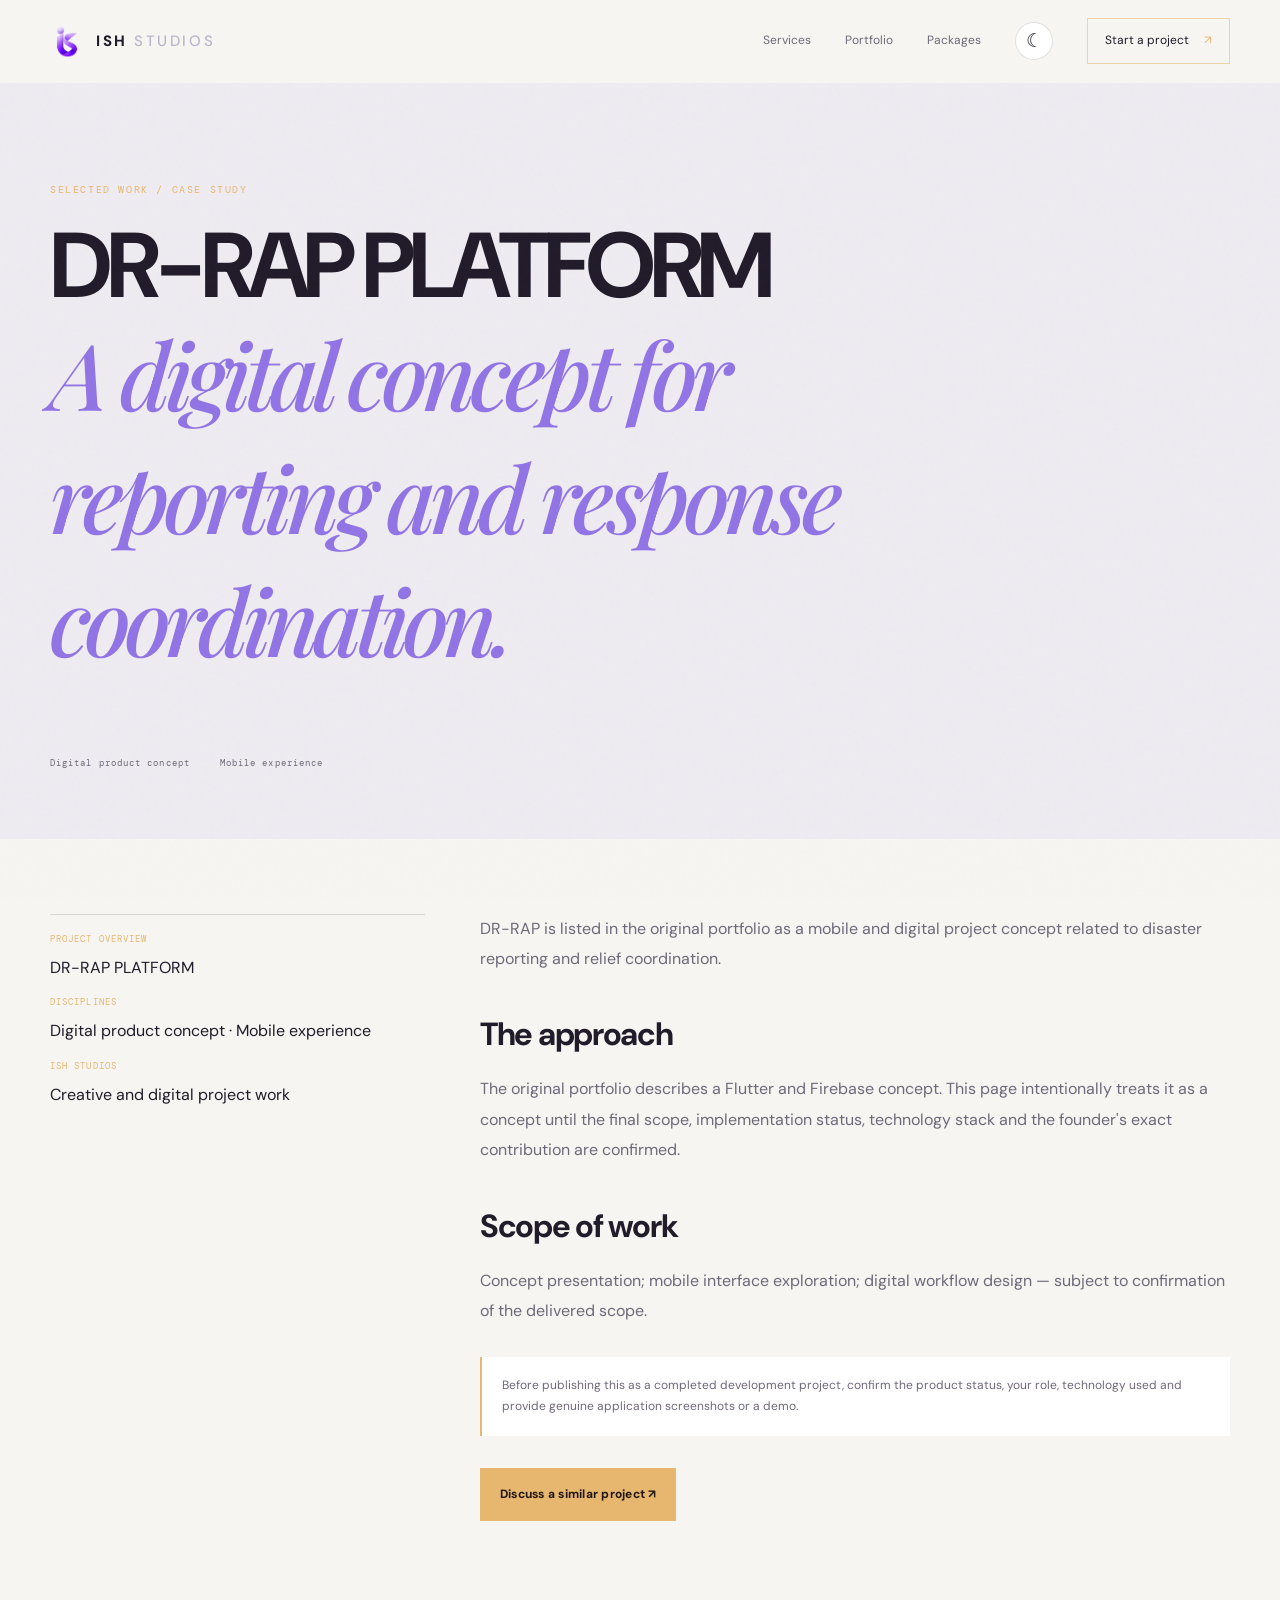
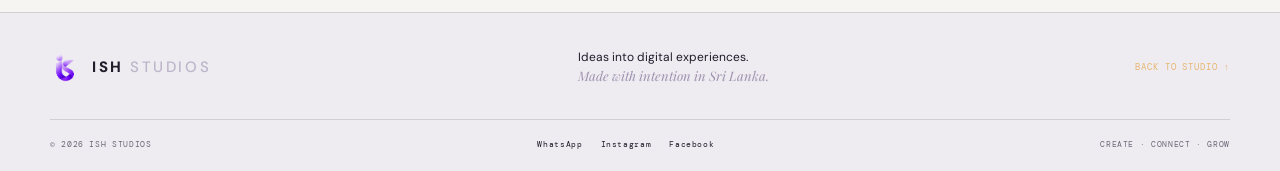
<file: case-studies/dr-rap.html>
<!doctype html><html lang="en" data-theme="dark"><head><meta charset="utf-8"><meta name="viewport" content="width=device-width,initial-scale=1"><meta name="theme-color" content="#0b0912"><meta name="description" content="DR-RAP PLATFORM: A digital concept for reporting and response coordination. Ish Studios project overview."><meta property="og:title" content="DR-RAP PLATFORM — Ish Studios Case Study"><meta property="og:description" content="A digital concept for reporting and response coordination."><meta property="og:type" content="article"><meta property="og:image" content="../assets/logo.png"><title>DR-RAP PLATFORM — Ish Studios Case Study</title><link rel="icon" type="image/x-icon" href="../assets/favicon.ico">
<link rel="icon" type="image/png" sizes="32x32" href="../assets/favicon-32.png">
<link rel="apple-touch-icon" sizes="180x180" href="../assets/favicon-180.png"><link rel="stylesheet" href="../css/style.css"><link rel="preconnect" href="https://fonts.googleapis.com"><link rel="preconnect" href="https://fonts.gstatic.com" crossorigin><link href="https://fonts.googleapis.com/css2?family=DM+Mono:wght@400;500&family=DM+Sans:wght@400;500;600;700;800&family=Playfair+Display:ital,wght@0,500;0,600;1,500;1,600&display=swap" rel="stylesheet"></head><body><div class="site-loader" id="siteLoader"><img src="../assets/logo.png" alt=""><span>ISH STUDIOS</span><i></i></div><div class="noise"></div><header class="header"><div class="container nav-wrap"><a class="brand" href="../index.html"><img src="../assets/logo.png" alt="Ish Studios"><span>ISH<span class="brand-light"> STUDIOS</span></span></a><button class="menu-toggle" id="menuToggle" aria-label="Open navigation" aria-expanded="false"><i></i><i></i></button><nav class="nav" id="mainNav"><a href="../index.html#services">Services</a><a href="../index.html#work">Portfolio</a><a href="../services.html">Packages</a><button class="theme-toggle" id="themeToggle" aria-label="Switch theme"><span class="theme-icon">☼</span></button><a class="nav-cta" href="../index.html#contact">Start a project <span>↗</span></a></nav></div></header><main><section class="case-hero"><div class="container"><p class="eyebrow">SELECTED WORK / CASE STUDY</p><h1>DR-RAP PLATFORM<br><em>A digital concept for reporting and response coordination.</em></h1><div class="case-meta"><span>Digital product concept</span><span>Mobile experience</span></div></div></section><section class="case-body"><div class="container case-grid"><aside class="case-sidebar"><span>PROJECT OVERVIEW</span><p>DR-RAP PLATFORM</p><span>DISCIPLINES</span><p>Digital product concept · Mobile experience</p><span>ISH STUDIOS</span><p>Creative and digital project work</p></aside><article class="case-main"><p>DR-RAP is listed in the original portfolio as a mobile and digital project concept related to disaster reporting and relief coordination.</p><h2>The approach</h2><p>The original portfolio describes a Flutter and Firebase concept. This page intentionally treats it as a concept until the final scope, implementation status, technology stack and the founder's exact contribution are confirmed.</p><h2>Scope of work</h2><p>Concept presentation; mobile interface exploration; digital workflow design — subject to confirmation of the delivered scope.</p><div class="case-note">Before publishing this as a completed development project, confirm the product status, your role, technology used and provide genuine application screenshots or a demo.</div><p style="margin-top:32px"><a class="button button-primary" href="../index.html#contact">Discuss a similar project ↗</a></p></article></div></section></main><footer class="footer"><div class="container"><div class="footer-main"><a class="brand footer-brand" href="../index.html"><img src="../assets/logo.png" alt=""><span>ISH<span class="brand-light"> STUDIOS</span></span></a><p>Ideas into digital experiences.<br><em>Made with intention in Sri Lanka.</em></p><a class="footer-top" href="../index.html#top">BACK TO STUDIO ↑</a></div><div class="footer-bottom"><span>© <span id="year"></span> ISH STUDIOS</span><div><a href="https://wa.me/94719566533">WhatsApp</a><a href="https://www.instagram.com/ishhstudios/">Instagram</a><a href="https://web.facebook.com/profile.php?id=61591106524365">Facebook</a></div><span>CREATE · CONNECT · GROW</span></div></div></footer><script src="../js/main.js"></script></body></html>
</file>
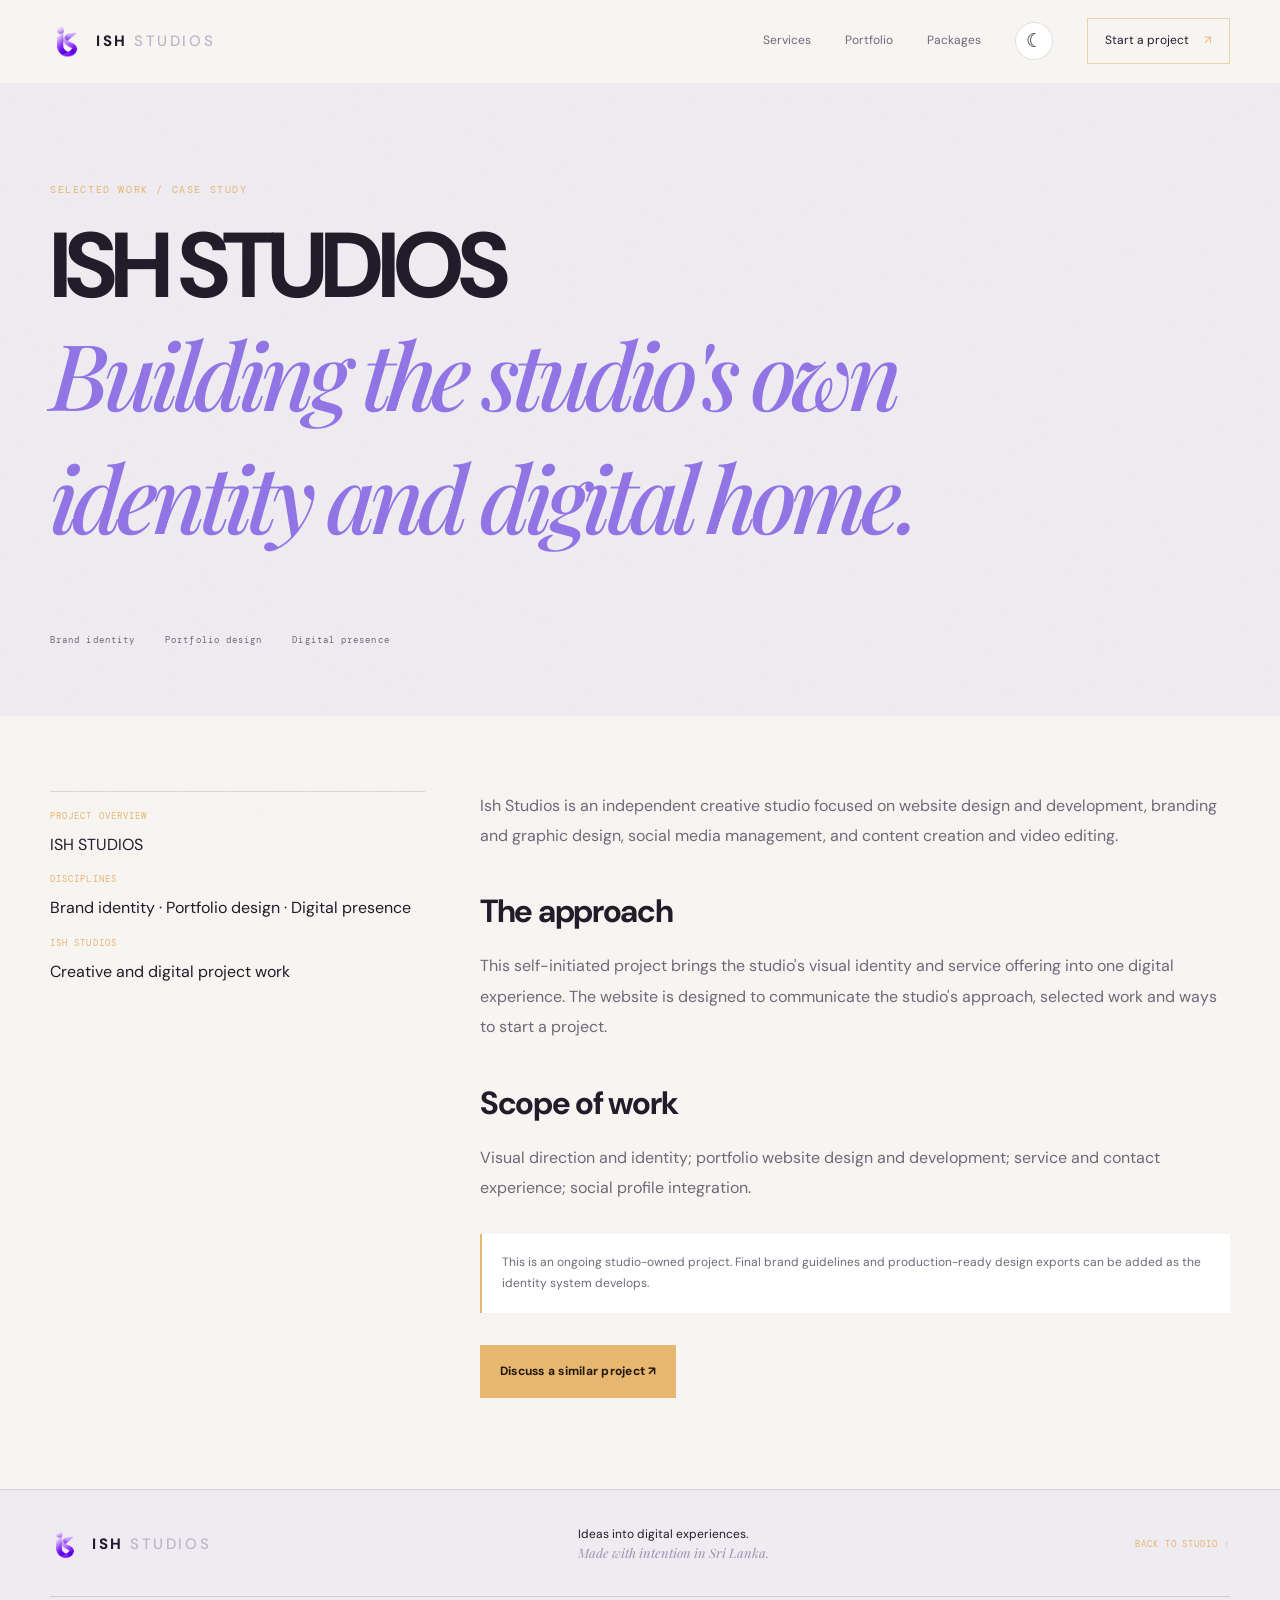
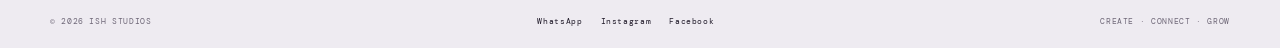
<file: case-studies/ish-studios.html>
<!doctype html><html lang="en" data-theme="dark"><head><meta charset="utf-8"><meta name="viewport" content="width=device-width,initial-scale=1"><meta name="theme-color" content="#0b0912"><meta name="description" content="ISH STUDIOS: Building the studio's own identity and digital home. Ish Studios project overview."><meta property="og:title" content="ISH STUDIOS — Ish Studios Case Study"><meta property="og:description" content="Building the studio's own identity and digital home."><meta property="og:type" content="article"><meta property="og:image" content="../assets/logo.png"><title>ISH STUDIOS — Ish Studios Case Study</title><link rel="icon" type="image/x-icon" href="../assets/favicon.ico">
<link rel="icon" type="image/png" sizes="32x32" href="../assets/favicon-32.png">
<link rel="apple-touch-icon" sizes="180x180" href="../assets/favicon-180.png"><link rel="stylesheet" href="../css/style.css"><link rel="preconnect" href="https://fonts.googleapis.com"><link rel="preconnect" href="https://fonts.gstatic.com" crossorigin><link href="https://fonts.googleapis.com/css2?family=DM+Mono:wght@400;500&family=DM+Sans:wght@400;500;600;700;800&family=Playfair+Display:ital,wght@0,500;0,600;1,500;1,600&display=swap" rel="stylesheet"></head><body><div class="site-loader" id="siteLoader"><img src="../assets/logo.png" alt=""><span>ISH STUDIOS</span><i></i></div><div class="noise"></div><header class="header"><div class="container nav-wrap"><a class="brand" href="../index.html"><img src="../assets/logo.png" alt="Ish Studios"><span>ISH<span class="brand-light"> STUDIOS</span></span></a><button class="menu-toggle" id="menuToggle" aria-label="Open navigation" aria-expanded="false"><i></i><i></i></button><nav class="nav" id="mainNav"><a href="../index.html#services">Services</a><a href="../index.html#work">Portfolio</a><a href="../services.html">Packages</a><button class="theme-toggle" id="themeToggle" aria-label="Switch theme"><span class="theme-icon">☼</span></button><a class="nav-cta" href="../index.html#contact">Start a project <span>↗</span></a></nav></div></header><main><section class="case-hero"><div class="container"><p class="eyebrow">SELECTED WORK / CASE STUDY</p><h1>ISH STUDIOS<br><em>Building the studio's own identity and digital home.</em></h1><div class="case-meta"><span>Brand identity</span><span>Portfolio design</span><span>Digital presence</span></div></div></section><section class="case-body"><div class="container case-grid"><aside class="case-sidebar"><span>PROJECT OVERVIEW</span><p>ISH STUDIOS</p><span>DISCIPLINES</span><p>Brand identity · Portfolio design · Digital presence</p><span>ISH STUDIOS</span><p>Creative and digital project work</p></aside><article class="case-main"><p>Ish Studios is an independent creative studio focused on website design and development, branding and graphic design, social media management, and content creation and video editing.</p><h2>The approach</h2><p>This self-initiated project brings the studio's visual identity and service offering into one digital experience. The website is designed to communicate the studio's approach, selected work and ways to start a project.</p><h2>Scope of work</h2><p>Visual direction and identity; portfolio website design and development; service and contact experience; social profile integration.</p><div class="case-note">This is an ongoing studio-owned project. Final brand guidelines and production-ready design exports can be added as the identity system develops.</div><p style="margin-top:32px"><a class="button button-primary" href="../index.html#contact">Discuss a similar project ↗</a></p></article></div></section></main><footer class="footer"><div class="container"><div class="footer-main"><a class="brand footer-brand" href="../index.html"><img src="../assets/logo.png" alt=""><span>ISH<span class="brand-light"> STUDIOS</span></span></a><p>Ideas into digital experiences.<br><em>Made with intention in Sri Lanka.</em></p><a class="footer-top" href="../index.html#top">BACK TO STUDIO ↑</a></div><div class="footer-bottom"><span>© <span id="year"></span> ISH STUDIOS</span><div><a href="https://wa.me/94719566533">WhatsApp</a><a href="https://www.instagram.com/ishhstudios/">Instagram</a><a href="https://web.facebook.com/profile.php?id=61591106524365">Facebook</a></div><span>CREATE · CONNECT · GROW</span></div></div></footer><script src="../js/main.js"></script></body></html>
</file>
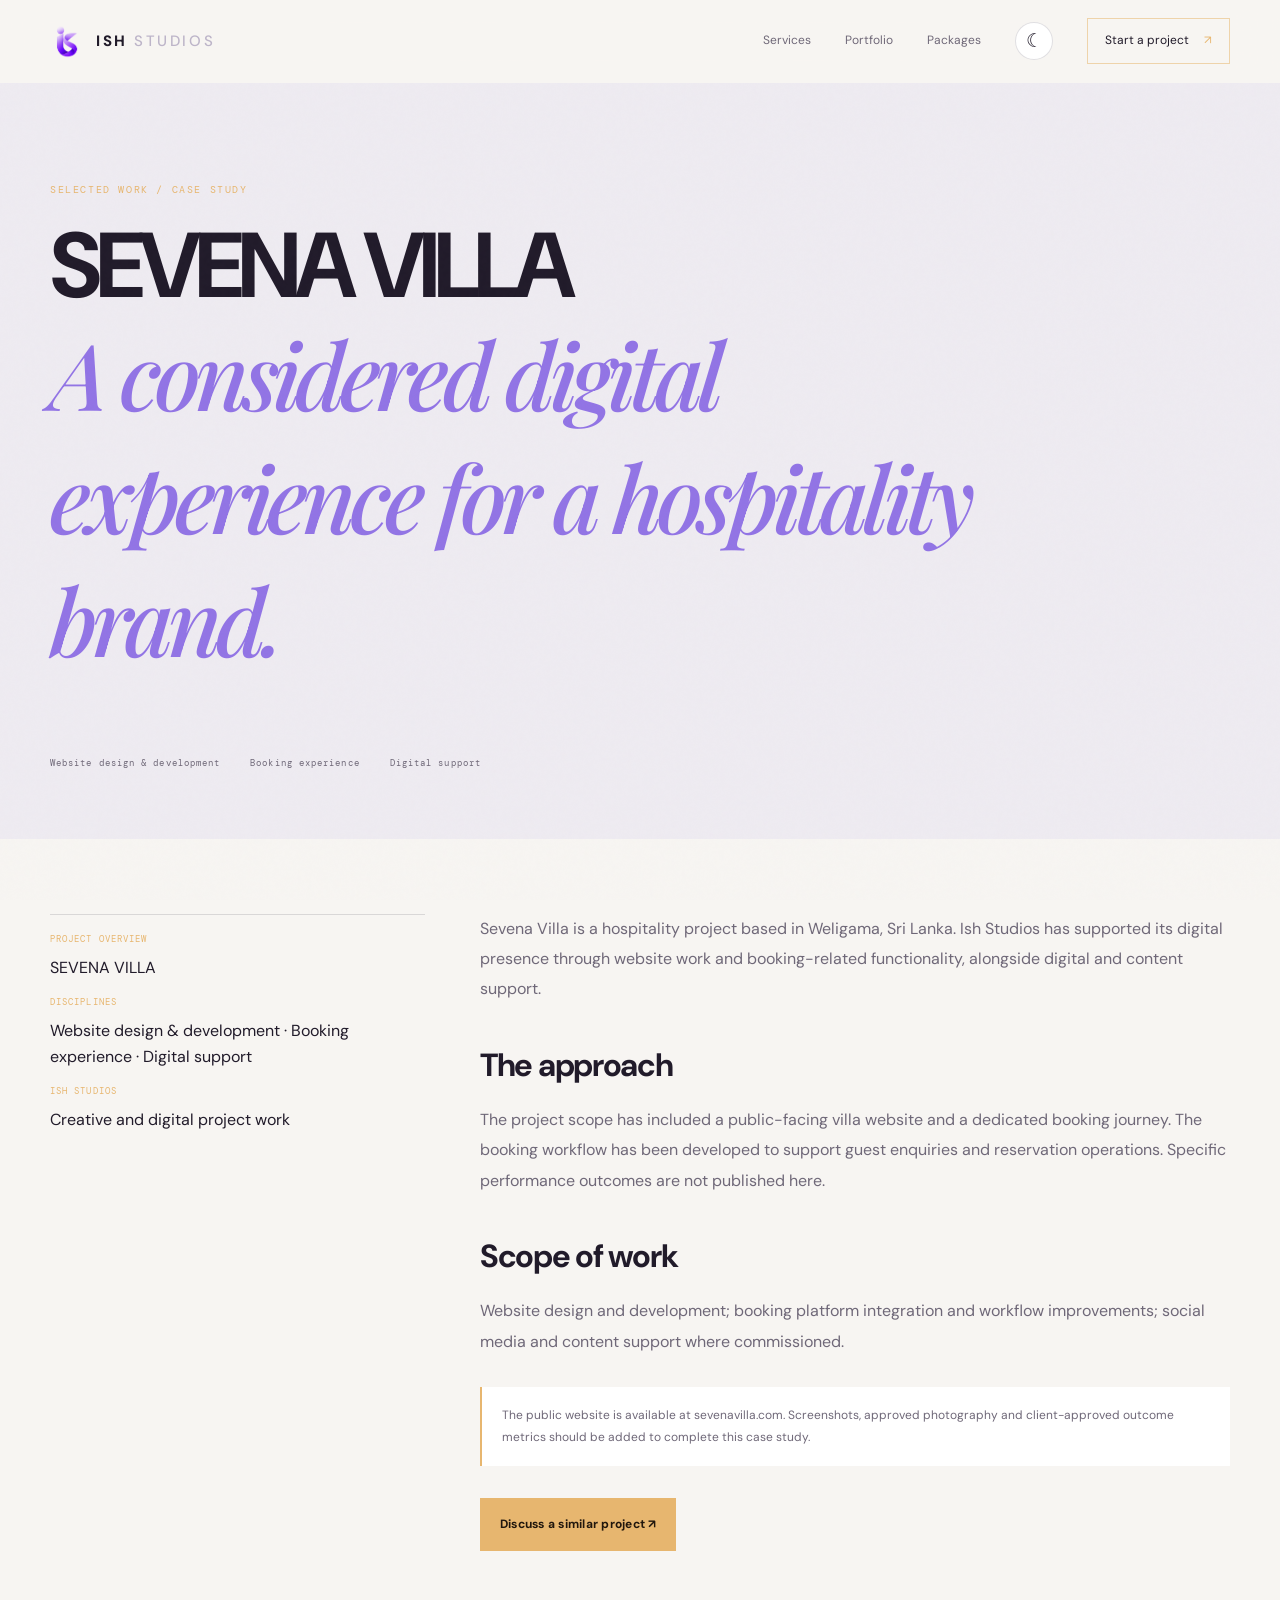
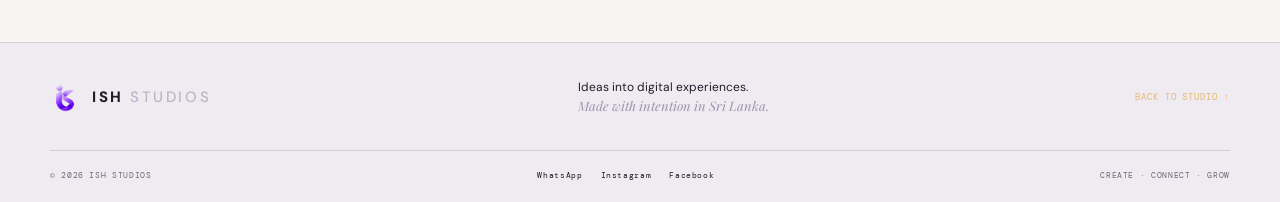
<file: case-studies/sevena-villa.html>
<!doctype html><html lang="en" data-theme="dark"><head><meta charset="utf-8"><meta name="viewport" content="width=device-width,initial-scale=1"><meta name="theme-color" content="#0b0912"><meta name="description" content="SEVENA VILLA: A considered digital experience for a hospitality brand. Ish Studios project overview."><meta property="og:title" content="SEVENA VILLA — Ish Studios Case Study"><meta property="og:description" content="A considered digital experience for a hospitality brand."><meta property="og:type" content="article"><meta property="og:image" content="../assets/logo.png"><title>SEVENA VILLA — Ish Studios Case Study</title><link rel="icon" type="image/x-icon" href="../assets/favicon.ico">
<link rel="icon" type="image/png" sizes="32x32" href="../assets/favicon-32.png">
<link rel="apple-touch-icon" sizes="180x180" href="../assets/favicon-180.png"><link rel="stylesheet" href="../css/style.css"><link rel="preconnect" href="https://fonts.googleapis.com"><link rel="preconnect" href="https://fonts.gstatic.com" crossorigin><link href="https://fonts.googleapis.com/css2?family=DM+Mono:wght@400;500&family=DM+Sans:wght@400;500;600;700;800&family=Playfair+Display:ital,wght@0,500;0,600;1,500;1,600&display=swap" rel="stylesheet"></head><body><div class="site-loader" id="siteLoader"><img src="../assets/logo.png" alt=""><span>ISH STUDIOS</span><i></i></div><div class="noise"></div><header class="header"><div class="container nav-wrap"><a class="brand" href="../index.html"><img src="../assets/logo.png" alt="Ish Studios"><span>ISH<span class="brand-light"> STUDIOS</span></span></a><button class="menu-toggle" id="menuToggle" aria-label="Open navigation" aria-expanded="false"><i></i><i></i></button><nav class="nav" id="mainNav"><a href="../index.html#services">Services</a><a href="../index.html#work">Portfolio</a><a href="../services.html">Packages</a><button class="theme-toggle" id="themeToggle" aria-label="Switch theme"><span class="theme-icon">☼</span></button><a class="nav-cta" href="../index.html#contact">Start a project <span>↗</span></a></nav></div></header><main><section class="case-hero"><div class="container"><p class="eyebrow">SELECTED WORK / CASE STUDY</p><h1>SEVENA VILLA<br><em>A considered digital experience for a hospitality brand.</em></h1><div class="case-meta"><span>Website design & development</span><span>Booking experience</span><span>Digital support</span></div></div></section><section class="case-body"><div class="container case-grid"><aside class="case-sidebar"><span>PROJECT OVERVIEW</span><p>SEVENA VILLA</p><span>DISCIPLINES</span><p>Website design & development · Booking experience · Digital support</p><span>ISH STUDIOS</span><p>Creative and digital project work</p></aside><article class="case-main"><p>Sevena Villa is a hospitality project based in Weligama, Sri Lanka. Ish Studios has supported its digital presence through website work and booking-related functionality, alongside digital and content support.</p><h2>The approach</h2><p>The project scope has included a public-facing villa website and a dedicated booking journey. The booking workflow has been developed to support guest enquiries and reservation operations. Specific performance outcomes are not published here.</p><h2>Scope of work</h2><p>Website design and development; booking platform integration and workflow improvements; social media and content support where commissioned.</p><div class="case-note">The public website is available at sevenavilla.com. Screenshots, approved photography and client-approved outcome metrics should be added to complete this case study.</div><p style="margin-top:32px"><a class="button button-primary" href="../index.html#contact">Discuss a similar project ↗</a></p></article></div></section></main><footer class="footer"><div class="container"><div class="footer-main"><a class="brand footer-brand" href="../index.html"><img src="../assets/logo.png" alt=""><span>ISH<span class="brand-light"> STUDIOS</span></span></a><p>Ideas into digital experiences.<br><em>Made with intention in Sri Lanka.</em></p><a class="footer-top" href="../index.html#top">BACK TO STUDIO ↑</a></div><div class="footer-bottom"><span>© <span id="year"></span> ISH STUDIOS</span><div><a href="https://wa.me/94719566533">WhatsApp</a><a href="https://www.instagram.com/ishhstudios/">Instagram</a><a href="https://web.facebook.com/profile.php?id=61591106524365">Facebook</a></div><span>CREATE · CONNECT · GROW</span></div></div></footer><script src="../js/main.js"></script></body></html>
</file>
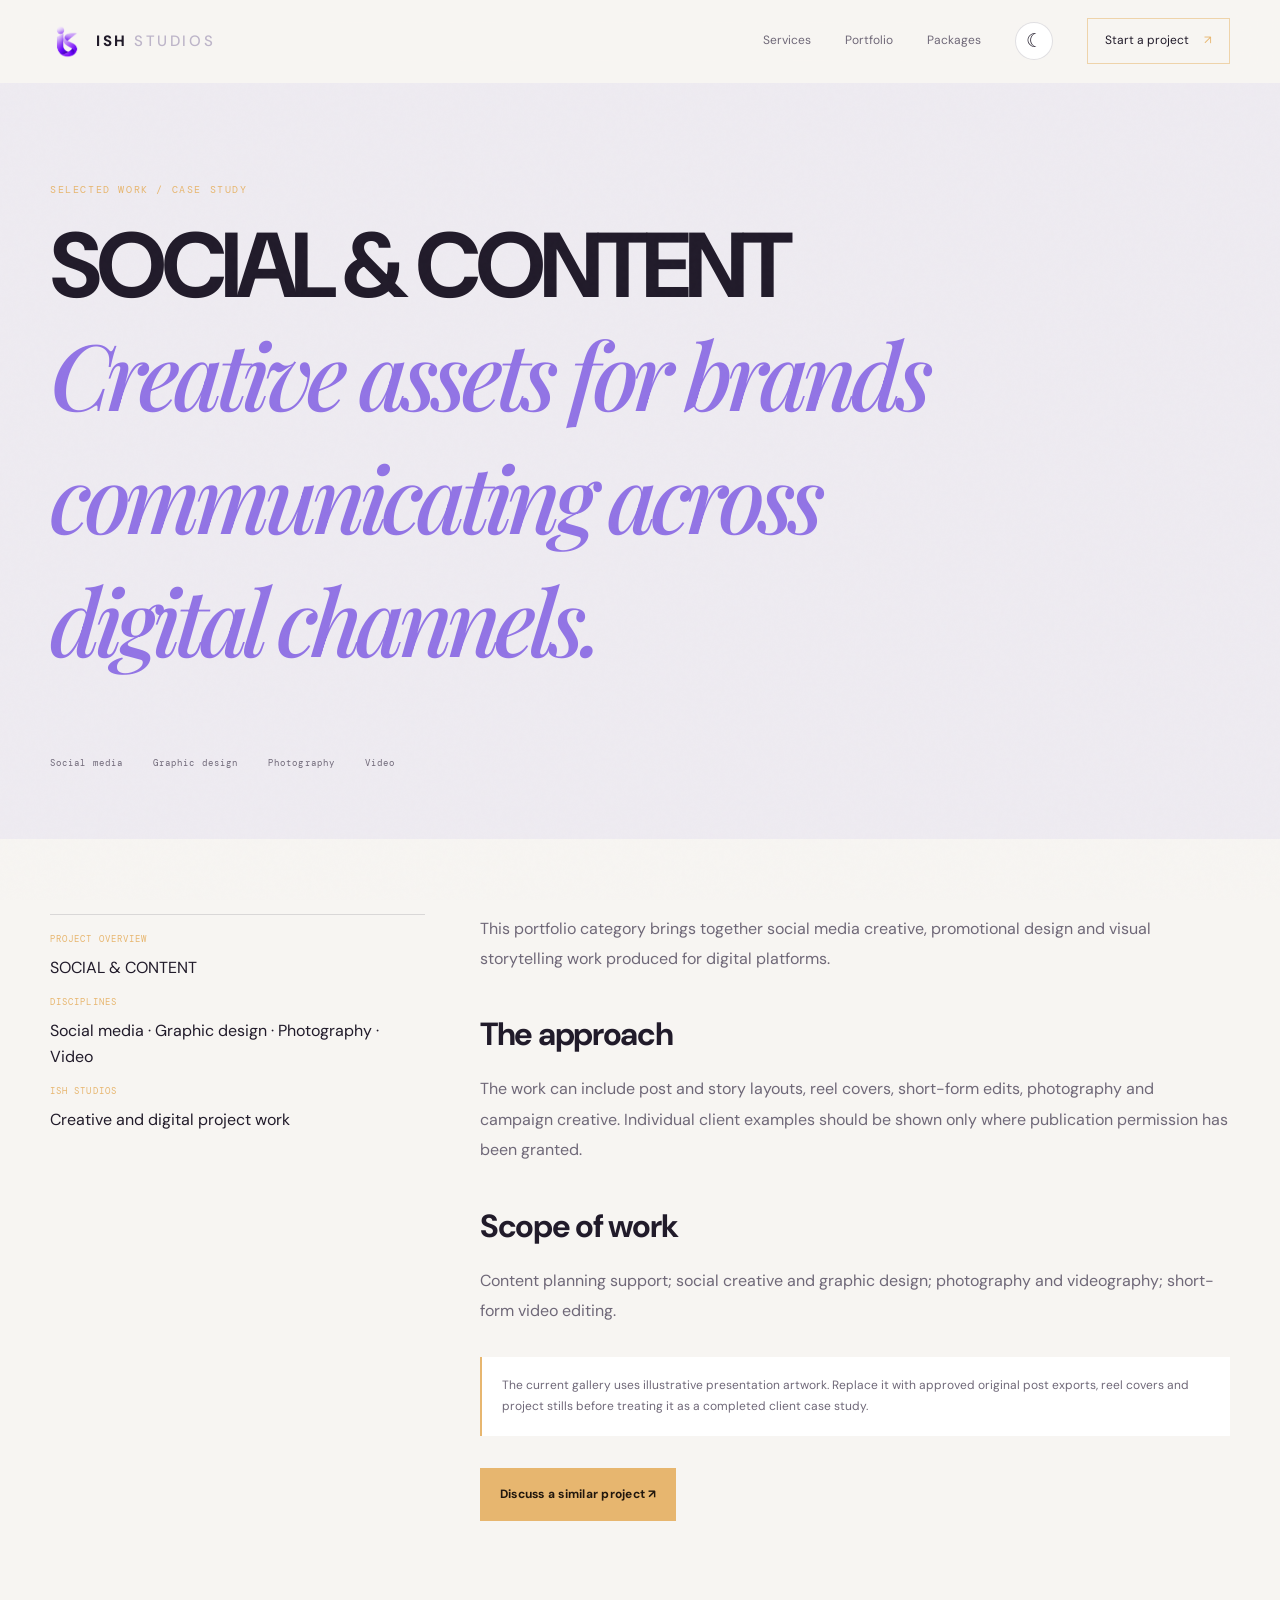
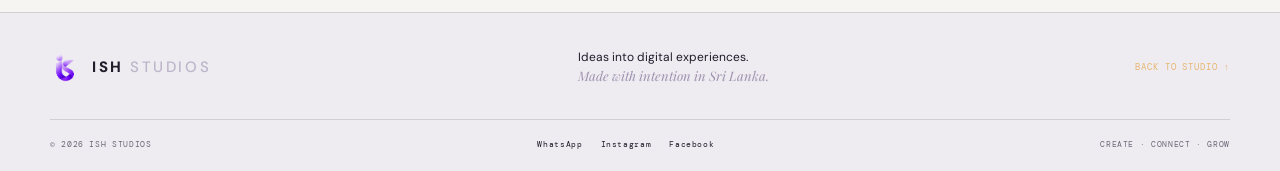
<file: case-studies/social-content.html>
<!doctype html><html lang="en" data-theme="dark"><head><meta charset="utf-8"><meta name="viewport" content="width=device-width,initial-scale=1"><meta name="theme-color" content="#0b0912"><meta name="description" content="SOCIAL & CONTENT: Creative assets for brands communicating across digital channels. Ish Studios project overview."><meta property="og:title" content="SOCIAL & CONTENT — Ish Studios Case Study"><meta property="og:description" content="Creative assets for brands communicating across digital channels."><meta property="og:type" content="article"><meta property="og:image" content="../assets/logo.png"><title>SOCIAL & CONTENT — Ish Studios Case Study</title><link rel="icon" type="image/x-icon" href="../assets/favicon.ico">
<link rel="icon" type="image/png" sizes="32x32" href="../assets/favicon-32.png">
<link rel="apple-touch-icon" sizes="180x180" href="../assets/favicon-180.png"><link rel="stylesheet" href="../css/style.css"><link rel="preconnect" href="https://fonts.googleapis.com"><link rel="preconnect" href="https://fonts.gstatic.com" crossorigin><link href="https://fonts.googleapis.com/css2?family=DM+Mono:wght@400;500&family=DM+Sans:wght@400;500;600;700;800&family=Playfair+Display:ital,wght@0,500;0,600;1,500;1,600&display=swap" rel="stylesheet"></head><body><div class="site-loader" id="siteLoader"><img src="../assets/logo.png" alt=""><span>ISH STUDIOS</span><i></i></div><div class="noise"></div><header class="header"><div class="container nav-wrap"><a class="brand" href="../index.html"><img src="../assets/logo.png" alt="Ish Studios"><span>ISH<span class="brand-light"> STUDIOS</span></span></a><button class="menu-toggle" id="menuToggle" aria-label="Open navigation" aria-expanded="false"><i></i><i></i></button><nav class="nav" id="mainNav"><a href="../index.html#services">Services</a><a href="../index.html#work">Portfolio</a><a href="../services.html">Packages</a><button class="theme-toggle" id="themeToggle" aria-label="Switch theme"><span class="theme-icon">☼</span></button><a class="nav-cta" href="../index.html#contact">Start a project <span>↗</span></a></nav></div></header><main><section class="case-hero"><div class="container"><p class="eyebrow">SELECTED WORK / CASE STUDY</p><h1>SOCIAL & CONTENT<br><em>Creative assets for brands communicating across digital channels.</em></h1><div class="case-meta"><span>Social media</span><span>Graphic design</span><span>Photography</span><span>Video</span></div></div></section><section class="case-body"><div class="container case-grid"><aside class="case-sidebar"><span>PROJECT OVERVIEW</span><p>SOCIAL & CONTENT</p><span>DISCIPLINES</span><p>Social media · Graphic design · Photography · Video</p><span>ISH STUDIOS</span><p>Creative and digital project work</p></aside><article class="case-main"><p>This portfolio category brings together social media creative, promotional design and visual storytelling work produced for digital platforms.</p><h2>The approach</h2><p>The work can include post and story layouts, reel covers, short-form edits, photography and campaign creative. Individual client examples should be shown only where publication permission has been granted.</p><h2>Scope of work</h2><p>Content planning support; social creative and graphic design; photography and videography; short-form video editing.</p><div class="case-note">The current gallery uses illustrative presentation artwork. Replace it with approved original post exports, reel covers and project stills before treating it as a completed client case study.</div><p style="margin-top:32px"><a class="button button-primary" href="../index.html#contact">Discuss a similar project ↗</a></p></article></div></section></main><footer class="footer"><div class="container"><div class="footer-main"><a class="brand footer-brand" href="../index.html"><img src="../assets/logo.png" alt=""><span>ISH<span class="brand-light"> STUDIOS</span></span></a><p>Ideas into digital experiences.<br><em>Made with intention in Sri Lanka.</em></p><a class="footer-top" href="../index.html#top">BACK TO STUDIO ↑</a></div><div class="footer-bottom"><span>© <span id="year"></span> ISH STUDIOS</span><div><a href="https://wa.me/94719566533">WhatsApp</a><a href="https://www.instagram.com/ishhstudios/">Instagram</a><a href="https://web.facebook.com/profile.php?id=61591106524365">Facebook</a></div><span>CREATE · CONNECT · GROW</span></div></div></footer><script src="../js/main.js"></script></body></html>
</file>
<file: css/style.css>
:root{--bg:#0b0912;--panel:#13101d;--panel2:#191525;--text:#f4f0f8;--muted:#aaa2b7;--line:rgba(235,224,255,.13);--violet:#9274e5;--violet2:#c2a9ff;--gold:#e7b66f;--serif:'Playfair Display',Georgia,serif;--sans:'DM Sans',Arial,sans-serif;--mono:'DM Mono',monospace;--max:1180px}*{box-sizing:border-box}html{scroll-behavior:smooth;scroll-padding-top:90px}body{margin:0;background:var(--bg);color:var(--text);font-family:var(--sans);line-height:1.6;overflow-x:hidden}a{color:inherit;text-decoration:none}button,input,select,textarea{font:inherit}.noise{position:fixed;inset:0;pointer-events:none;z-index:20;opacity:.035;background-image:url("data:image/svg+xml,%3Csvg viewBox='0 0 180 180' xmlns='http://www.w3.org/2000/svg'%3E%3Cfilter id='n'%3E%3CfeTurbulence type='fractalNoise' baseFrequency='.92' numOctaves='3' stitchTiles='stitch'/%3E%3C/filter%3E%3Crect width='100%25' height='100%25' filter='url(%23n)' opacity='.5'/%3E%3C/svg%3E")}.container{width:min(var(--max),calc(100% - 64px));margin-inline:auto}.section-pad{padding:125px 0}.header{position:sticky;top:0;z-index:30;background:rgba(11,9,18,.78);backdrop-filter:blur(18px);border-bottom:1px solid transparent;transition:border-color .3s}.header.scrolled{border-color:var(--line)}.nav-wrap{height:82px;display:flex;align-items:center;justify-content:space-between}.brand{display:flex;align-items:center;gap:11px;font-size:15px;font-weight:800;letter-spacing:.17em}.brand img{width:35px;height:35px;object-fit:contain}.brand-light{font-weight:500;color:#bdb5c9}.nav{display:flex;align-items:center;gap:34px;font-size:12px;color:#c7c0d0}.nav a{transition:color .2s}.nav a:hover,.footer a:hover{color:var(--gold)}.nav .nav-cta{padding:12px 17px;border:1px solid rgba(231,182,111,.55);color:var(--text)}.nav-cta span{color:var(--gold);padding-left:12px}.menu-toggle{display:none;background:none;border:0;color:white}.hero{min-height:690px;position:relative;display:flex;align-items:center;padding-top:90px;padding-bottom:70px;overflow:hidden}.hero-layout{display:grid;grid-template-columns:1.05fr .95fr;gap:55px;align-items:center;position:relative;z-index:1}.hero-orb{position:absolute;border-radius:50%;filter:blur(1px);pointer-events:none}.orb-one{width:500px;height:500px;right:2%;top:4%;background:radial-gradient(circle,rgba(124,87,204,.18),transparent 68%)}.orb-two{width:340px;height:340px;left:-220px;bottom:-180px;background:radial-gradient(circle,rgba(221,169,97,.13),transparent 70%)}.eyebrow{font:10px var(--mono);letter-spacing:.16em;color:var(--gold);margin:0 0 25px;display:flex;align-items:center;gap:10px}.eyebrow-dot{width:7px;height:7px;border-radius:50%;background:#8bd3a4;box-shadow:0 0 14px #8bd3a4}.eyebrow-line{height:1px;width:35px;background:var(--line)}h1,h2,h3,p{margin-top:0}.hero h1{font-size:clamp(55px,7.1vw,96px);letter-spacing:-.065em;line-height:.99;margin:0 0 28px;font-weight:600}.hero h1 em,.section-heading h2 em,.about h2 em,.contact h2 em{font-family:var(--serif);font-weight:500;color:var(--violet2);letter-spacing:-.055em}.gold-dot{color:var(--gold)}.hero-lede{max-width:500px;color:#b9b1c5;font-size:16px;line-height:1.85}.hero-actions{display:flex;align-items:center;gap:28px;margin-top:34px}.button{display:inline-flex;align-items:center;justify-content:center;gap:25px;padding:15px 20px;font-size:12px;font-weight:700;letter-spacing:.02em;border:0;cursor:pointer;transition:transform .2s,background .2s}.button:hover{transform:translateY(-3px)}.button-primary{background:var(--gold);color:#21170d}.button-primary span{font-size:17px}.text-link{font-size:12px;color:#ded7e8}.text-link span{color:var(--gold);padding-left:8px}.hero-foot{display:flex;gap:12px;align-items:center;margin-top:72px;font:9px var(--mono);letter-spacing:.12em;color:#8f879b}.hero-foot b{color:var(--gold)}.hero-art{position:relative;max-width:520px;width:100%;justify-self:end;padding:25px 20px 45px 25px}.art-frame{position:relative;aspect-ratio:1/1.02;background:linear-gradient(140deg,#251b38,#120e1d 55%,#30223a);border:1px solid rgba(210,190,255,.25);overflow:hidden;box-shadow:0 35px 100px rgba(0,0,0,.4)}.art-frame:before{content:"";position:absolute;width:76%;aspect-ratio:1;border:1px solid rgba(221,195,255,.22);border-radius:50%;left:12%;top:13%;box-shadow:0 0 0 25px rgba(255,255,255,.015),0 0 0 75px rgba(255,255,255,.012)}.art-top,.art-bottom{position:absolute;left:24px;right:24px;display:flex;justify-content:space-between;font:9px var(--mono);letter-spacing:.13em;color:#c6b9d8}.art-top{top:22px}.art-bottom{bottom:20px;color:#9e91b2}.art-monogram{position:absolute;inset:0;display:flex;align-items:center;justify-content:center;font:italic 260px/1 var(--serif);letter-spacing:-.13em;color:#f3e8ff;text-shadow:0 10px 70px rgba(173,136,255,.5);transform:translateX(-10px)}.art-monogram span{color:var(--gold);font-size:220px;transform:translate(-12px,25px)}.art-orbit{position:absolute;border:1px solid rgba(236,210,255,.38);border-radius:50%;transform:rotate(-25deg)}.orbit-a{width:115%;height:36%;left:-8%;top:32%}.orbit-b{width:80%;height:23%;left:10%;top:39%;border-color:rgba(231,182,111,.55);transform:rotate(40deg)}.art-caption{position:absolute;left:28px;bottom:65px;right:28px;display:flex;justify-content:space-between;align-items:end;font:10px var(--mono);letter-spacing:.14em;line-height:1.5}.caption-star{font-size:32px;color:var(--gold)}.art-sticker{position:absolute;right:-2px;top:48px;width:92px;height:92px;border-radius:50%;background:var(--gold);color:#21170d;display:flex;flex-direction:column;align-items:center;justify-content:center;font:10px var(--mono);letter-spacing:.1em;transform:rotate(12deg);box-shadow:0 10px 30px #08060d}.art-sticker span:nth-child(2){font-size:20px;line-height:1.1}.hero-note{position:absolute;left:-12px;bottom:12px;display:flex;align-items:center;gap:12px;background:#171221;border:1px solid var(--line);padding:13px 18px;font-size:10px;line-height:1.5;color:#c7bfd1;box-shadow:0 10px 35px #08060d}.note-mark{color:var(--gold);font-size:23px}.hero-bottom{position:absolute;bottom:25px;left:0;right:0;display:flex;align-items:center;gap:15px;font:9px var(--mono);letter-spacing:.13em;color:#81798c}.scroll-line{height:1px;width:75px;background:linear-gradient(90deg,var(--gold),transparent)}.hero-bottom span:last-child{margin-left:auto}.intro-band{padding:75px 0;border-top:1px solid var(--line);border-bottom:1px solid var(--line);background:linear-gradient(100deg,rgba(143,111,224,.06),transparent 55%)}.intro-grid{display:grid;grid-template-columns:190px 1fr;gap:60px;align-items:start}.intro-grid .eyebrow{margin-top:13px}.intro-statement{font-size:clamp(23px,3vw,38px);line-height:1.45;letter-spacing:-.035em;max-width:900px;margin:0}.intro-statement em{font:italic 1.12em var(--serif);color:var(--violet2)}.section-heading{display:flex;justify-content:space-between;align-items:end;gap:40px;margin-bottom:55px}.section-heading h2,.about h2,.contact h2{font-size:clamp(42px,5.3vw,68px);letter-spacing:-.06em;line-height:1.06;margin:0}.section-heading .eyebrow{margin-bottom:20px}.heading-note{max-width:330px;color:var(--muted);font-size:13px;line-height:1.8;margin:0 0 5px}.service-grid{display:grid;grid-template-columns:repeat(4,1fr);gap:13px}.service-card{background:var(--panel);border:1px solid var(--line);padding:21px 19px 23px;min-width:0;transition:transform .3s,border-color .3s}.service-card:hover{transform:translateY(-7px);border-color:rgba(194,169,255,.5)}.service-top{display:flex;justify-content:space-between;align-items:center;font:9px var(--mono);letter-spacing:.13em;color:#93899f}.service-icon{font-size:20px;color:var(--gold)}.service-graphic{height:190px;margin:20px 0 24px;position:relative;overflow:hidden;background:#211a30}.service-card h3{font-size:21px;line-height:1.2;letter-spacing:-.04em;margin-bottom:12px}.service-card>p{font-size:12px;color:var(--muted);line-height:1.8;min-height:86px}.service-tags{display:flex;flex-wrap:wrap;gap:6px;margin-top:20px}.service-tags span{font:8px var(--mono);letter-spacing:.07em;color:#c0b5d0;border:1px solid var(--line);padding:5px 7px}.web-graphic{background:linear-gradient(135deg,#28203a,#15111f)}.browser-bar{height:28px;background:#352b48;display:flex;align-items:center;gap:5px;padding:0 9px}.browser-bar i{width:5px;height:5px;border-radius:50%;background:#b49fca}.browser-bar span{margin-left:auto;font:7px var(--mono);color:#b9aec7}.browser-content{padding:20px 16px}.browser-content b{font-size:24px;line-height:.95;letter-spacing:-.06em}.browser-content em{font:italic 25px var(--serif);color:var(--gold)}.browser-lines{display:flex;gap:5px;margin-top:15px}.browser-lines i{height:3px;width:28px;background:#74638e}.browser-lines i:first-child{width:48px;background:var(--gold)}.browser-button{display:block;width:55px;height:13px;background:var(--violet);margin-top:13px}.brand-graphic{background:#e8d9c6;color:#241d29;display:flex;align-items:center;justify-content:center}.brand-circle{width:105px;height:105px;border:1px solid #67556b;border-radius:50%;display:grid;place-items:center;font:italic 65px var(--serif);position:absolute;left:25px;top:35px}.brand-circle span{color:#a0783e}.brand-type{position:absolute;right:16px;top:38px;font-size:14px;font-weight:800;line-height:1.1;letter-spacing:-.05em}.brand-type em{font:italic 17px var(--serif);color:#8d6842}.brand-swatch{position:absolute;bottom:17px;left:20px;display:flex;gap:5px}.brand-swatch i{width:18px;height:18px;background:#211b2b}.brand-swatch i:nth-child(2){background:#9674df}.brand-swatch i:nth-child(3){background:#d6a96d}.social-graphic{background:#21182d;display:grid;place-items:center}.social-window{width:73%;background:#f2eaf2;color:#241b2c;padding:12px;transform:rotate(-4deg);box-shadow:13px 15px 0 rgba(10,8,15,.35)}.social-head{font:8px var(--mono);display:flex;justify-content:space-between}.social-tiles{display:grid;grid-template-columns:repeat(3,1fr);gap:4px;margin:10px 0}.social-tiles i{aspect-ratio:1;background:linear-gradient(145deg,#b59bdb,#433452)}.social-tiles i:nth-child(2),.social-tiles i:nth-child(5){background:linear-gradient(145deg,#e8bd7b,#714f47)}.social-tiles i:nth-child(3),.social-tiles i:nth-child(4){background:linear-gradient(145deg,#a6b5a4,#33453d)}.social-foot{font:7px var(--mono);letter-spacing:.12em}.social-float{position:absolute;right:25px;bottom:18px;background:var(--gold);color:#201629;width:38px;height:38px;border-radius:50%;display:grid;place-items:center;font-size:25px}.video-graphic{background:linear-gradient(140deg,#413252,#15101e)}.video-screen{position:absolute;inset:14px 16px 31px;overflow:hidden;background:linear-gradient(180deg,#b48a78,#e2b47d 52%,#51405a 53%,#1a1a32)}.video-sun{position:absolute;right:24px;top:20px;width:42px;height:42px;border-radius:50%;background:#f4cf93;filter:blur(1px)}.video-horizon{position:absolute;bottom:-20px;left:-10%;width:120%;height:65px;background:#20233b;transform:rotate(-7deg)}.video-screen>span{position:absolute;top:12px;left:12px;font:7px var(--mono);color:#211b2a}.video-screen>b{position:absolute;left:14px;bottom:15px;font-size:17px;line-height:.95;color:white}.video-screen em{font:italic 17px var(--serif);color:#f0c47e}.video-controls{position:absolute;bottom:10px;left:16px;right:16px;display:flex;align-items:center;gap:6px}.video-controls i{height:3px;width:12px;background:#d7c8e3}.video-controls i:first-child{width:75px;background:var(--gold)}.video-controls span{margin-left:auto;font:7px var(--mono);color:#bcb0ca}.work{background:#100d18;border-top:1px solid var(--line);border-bottom:1px solid var(--line)}.filter-row{display:flex;gap:8px;flex-wrap:wrap;margin:-18px 0 27px}.filter-btn{background:transparent;border:1px solid var(--line);color:#a89fb5;padding:9px 14px;font-size:10px;cursor:pointer;transition:all .2s}.filter-btn:hover,.filter-btn.active{background:#282039;border-color:#8064c1;color:#fff}.filter-btn span{color:var(--gold);padding-left:8px}.project-grid{display:grid;grid-template-columns:repeat(2,1fr);gap:38px 22px}.project-card{min-width:0;transition:opacity .25s,transform .25s}.project-card.is-hidden{display:none}.project-hit{display:block}.project-visual{height:330px;position:relative;overflow:hidden;background:#211a2d;border:1px solid rgba(235,224,255,.1)}.project-feature .project-visual{height:385px}.visual-label{position:absolute;left:16px;bottom:13px;font:8px var(--mono);letter-spacing:.12em;color:rgba(255,255,255,.7);text-shadow:0 1px 5px #000}.mock-browser{position:absolute;inset:24px 40px 18px;background:#eee6dc;color:#28232c;box-shadow:0 20px 45px rgba(0,0,0,.4);transform:rotate(-1deg)}.mock-browser-top,.mock-browser-foot{height:27px;display:flex;align-items:center;justify-content:space-between;padding:0 12px;font:7px var(--mono);letter-spacing:.1em}.villa-scene{height:calc(100% - 54px);position:relative;overflow:hidden;background:linear-gradient(180deg,#a5c3b5 0%,#e9d5ae 55%,#6f947e 56%,#345b50 100%)}.villa-sun{position:absolute;right:15%;top:13%;width:70px;height:70px;border-radius:50%;background:#f2d7a0;box-shadow:0 0 50px rgba(255,231,176,.6)}.villa-palm{position:absolute;bottom:0;width:110px;height:180px;border-left:4px solid #3a4d40;transform:rotate(15deg);transform-origin:bottom}.villa-palm:before{content:"";position:absolute;width:125px;height:65px;border-top:5px solid #354d3f;border-radius:50%;top:-5px;left:-60px;transform:rotate(-25deg);box-shadow:0 -16px 0 -1px #405c48,0 14px 0 -1px #405c48}.palm-one{left:10%}.palm-two{right:10%;transform:scale(.8) rotate(-12deg)}.villa-copy{position:absolute;left:12%;top:28%;font-size:clamp(23px,3vw,43px);font-weight:700;line-height:.95;letter-spacing:-.06em;color:#fff;text-shadow:0 2px 12px rgba(0,0,0,.25)}.villa-copy em{font:italic 1.1em var(--serif);color:#f9e8c6}.villa-cta{position:absolute;left:12%;bottom:13%;font:7px var(--mono);letter-spacing:.1em;color:white;border-bottom:1px solid white;padding-bottom:5px}.ish-visual{background:linear-gradient(135deg,#2b2041,#0e0b17)}.ish-poster{position:absolute;inset:28px 18% 25px;background:#c2a8ed;color:#21172d;padding:20px;display:flex;flex-direction:column;justify-content:space-between;transform:rotate(4deg);box-shadow:0 20px 40px #08060d}.ish-poster>span,.ish-poster>i{font:8px var(--mono);letter-spacing:.12em}.ish-poster strong{font-size:clamp(40px,6vw,74px);line-height:.78;letter-spacing:-.09em}.ish-poster strong em{font:italic .85em var(--serif);color:#7656ad}.ish-poster>b{position:absolute;right:16px;bottom:35px;color:#b17e44;font-size:37px}.social-project-visual{background:#251a31}.content-stack{position:absolute;inset:35px 14% 30px;display:flex;align-items:center;justify-content:center}.content-post{width:45%;height:76%;position:absolute;padding:15px;display:flex;flex-direction:column;justify-content:space-between;box-shadow:0 18px 30px rgba(0,0,0,.35)}.content-post span{font:7px var(--mono);letter-spacing:.1em}.content-post b{font-size:clamp(18px,2.4vw,32px);line-height:.9;letter-spacing:-.07em}.content-post em{font:italic 1.1em var(--serif);color:#e8bd7b}.post-one{background:#c7b3e8;color:#23182f;transform:rotate(-12deg) translateX(-55px)}.post-two{background:#d5a875;color:#2d1c1c;transform:rotate(7deg) translateX(42px);z-index:1}.post-three{background:#394c43;color:#f5eee1;transform:rotate(16deg) translate(90px,12px)}.print-visual{background:#d8c8b6}.print-sheet{position:absolute;width:48%;height:76%;top:10%;padding:17px;box-shadow:0 18px 35px rgba(33,25,28,.25)}.sheet-back{left:15%;background:#7963a3;color:#f8e9d2;font:italic 35px var(--serif);transform:rotate(-10deg)}.sheet-back small{position:absolute;bottom:15px;left:15px;font:7px var(--mono)}.sheet-front{right:13%;background:#f4eadb;color:#211b27;transform:rotate(7deg);display:flex;flex-direction:column;justify-content:space-between}.sheet-front span,.sheet-front i{font:7px var(--mono);letter-spacing:.1em}.sheet-front strong{font:italic 36px/.95 var(--serif)}.app-visual{background:radial-gradient(circle at 50% 50%,#594576,#171020 68%);display:grid;place-items:center}.phone-mock{width:145px;height:270px;border:5px solid #30293a;border-radius:23px;background:#f3eff8;color:#251b31;padding:25px 11px 12px;position:relative;box-shadow:0 18px 40px #08060d}.phone-notch{position:absolute;top:5px;left:48px;width:40px;height:8px;border-radius:8px;background:#30293a}.app-header{font-size:13px;font-weight:800}.app-header>span{color:#c17d4d}.app-header small{display:block;font:6px var(--mono);color:#756b81}.app-map{height:95px;background:linear-gradient(35deg,#d2ded2,#a9c1ad);margin:13px 0;position:relative;display:grid;place-items:center}.app-map:before,.app-map:after{content:"";position:absolute;width:130%;height:1px;background:#f5f2e8;transform:rotate(35deg)}.app-map:after{transform:rotate(-25deg)}.app-map b{z-index:1;background:#bb5b5b;color:white;border-radius:50%;padding:4px 8px}.app-map span{position:absolute;bottom:6px;left:7px;font:6px var(--mono)}.app-row{display:flex;align-items:center;gap:6px;margin:8px 0;font-size:7px}.app-row i{width:15px;height:15px;border-radius:4px;background:#d6c7e9}.photo-visual{background:#18212a}.photo-art{position:absolute;inset:0;background:linear-gradient(180deg,#b6a0b0,#e5b982 55%,#536f75 56%,#1b3d49);overflow:hidden}.photo-sun{position:absolute;top:17%;right:21%;width:65px;height:65px;border-radius:50%;background:#f5d59c;box-shadow:0 0 50px #f5d59c}.photo-mountain{position:absolute;bottom:28%;width:90%;height:45%;background:#3c4d4d;clip-path:polygon(0 100%,40% 5%,58% 50%,75% 0,100% 100%)}.mountain-b{background:#293b43;transform:translate(22%,12%) scale(.9)}.photo-water{position:absolute;bottom:0;width:100%;height:32%;background:linear-gradient(180deg,#577d80,#1e4652)}.photo-art>span{position:absolute;top:33%;left:12%;font-size:clamp(25px,4vw,48px);font-weight:800;line-height:.9;letter-spacing:-.07em;color:white;text-shadow:0 2px 12px #24353c}.photo-art em{font:italic 1.1em var(--serif);color:#f0c58b}.photo-art small{position:absolute;bottom:12px;right:14px;font:7px var(--mono);letter-spacing:.1em;color:#e7e0e9}.project-info{display:flex;justify-content:space-between;gap:18px;padding:19px 2px 0}.project-kicker{font:8px var(--mono);letter-spacing:.11em;color:var(--gold);margin-bottom:8px}.project-info h3{font-size:22px;letter-spacing:-.04em;margin:0 0 5px}.project-info p:not(.project-kicker){font-size:12px;color:var(--muted);max-width:460px;margin:0;line-height:1.7}.round-link{flex:0 0 39px;width:39px;height:39px;border:1px solid var(--line);border-radius:50%;display:grid;place-items:center;color:var(--gold);font-size:18px;transition:all .2s}.round-link:hover{background:var(--gold);color:#21170d}.static-link{cursor:default}.work-footnote{margin:34px 0 0;color:#81798b;font-size:10px;line-height:1.7}.work-footnote span{font:9px var(--mono);color:var(--gold);letter-spacing:.1em;margin-right:9px}.about{background:linear-gradient(110deg,#171222,#0b0912 65%)}.about-layout{display:grid;grid-template-columns:.85fr 1.15fr;gap:100px;align-items:center}.about-mark{height:410px;position:relative;background:radial-gradient(circle at 50% 50%,rgba(143,111,224,.22),transparent 65%);border:1px solid var(--line);display:grid;place-items:center;overflow:hidden}.about-mark:before,.about-mark:after{content:"";position:absolute;width:75%;aspect-ratio:1;border:1px solid rgba(194,169,255,.2);border-radius:50%}.about-mark:after{width:55%;border-color:rgba(231,182,111,.35)}.about-mark img{width:130px;height:130px;object-fit:contain;z-index:1;filter:drop-shadow(0 0 30px rgba(170,137,255,.35))}.about-mark>span{position:absolute;left:20px;bottom:20px;font:9px var(--mono);letter-spacing:.12em;color:#aaa0b8;line-height:1.6}.about-mark>i{position:absolute;right:25px;top:20px;color:var(--gold);font-size:32px;font-style:normal}.about-copy .eyebrow{margin-bottom:20px}.about-copy>p:not(.eyebrow){color:var(--muted);font-size:13px;line-height:1.9;max-width:570px;margin:25px 0}.about-values{display:flex;flex-wrap:wrap;gap:18px;margin:30px 0;font:8px var(--mono);letter-spacing:.1em;color:#c7bbd4}.about-values span{padding-right:17px;border-right:1px solid var(--line)}.video-trigger{background:transparent;border:0;border-top:1px solid var(--line);padding:18px 0;width:100%;display:flex;align-items:center;gap:13px;color:#eee8f4;text-align:left;font-size:11px;cursor:pointer}.play-icon{width:30px;height:30px;border:1px solid var(--gold);border-radius:50%;display:grid;place-items:center;font-size:9px;color:var(--gold)}.trigger-arrow{margin-left:auto;color:var(--gold);font-size:18px}.process{border-bottom:1px solid var(--line)}.process-grid{display:grid;grid-template-columns:repeat(4,1fr);border-top:1px solid var(--line);border-bottom:1px solid var(--line)}.process-step{padding:27px 23px 30px 0;border-right:1px solid var(--line);position:relative}.process-step:not(:first-child){padding-left:23px}.process-step:last-child{border-right:0}.process-step>span{font:10px var(--mono);color:var(--gold)}.step-symbol{font-size:28px;color:#a68bdb;margin:35px 0 18px}.process-step h3{font-size:20px;letter-spacing:-.04em;margin-bottom:10px}.process-step p{font-size:11px;line-height:1.8;color:var(--muted);margin:0;max-width:220px}.contact{background:radial-gradient(ellipse at 20% 60%,rgba(117,83,174,.17),transparent 55%)}.contact-layout{display:grid;grid-template-columns:1fr .8fr;gap:100px;align-items:start}.contact-copy .eyebrow{margin-bottom:23px}.contact h2{font-size:clamp(52px,6vw,78px)}.contact-copy>p:not(.eyebrow){max-width:420px;color:var(--muted);font-size:13px;line-height:1.9;margin:27px 0}.contact-socials{display:flex;gap:22px;font-size:11px;color:#d7cce4}.contact-socials a:hover{color:var(--gold)}.enquiry-form{background:var(--panel);border:1px solid var(--line);padding:29px}.form-top{display:flex;justify-content:space-between;padding-bottom:22px;border-bottom:1px solid var(--line);font:9px var(--mono);letter-spacing:.12em;color:var(--gold);margin-bottom:22px}.enquiry-form label{display:block;font-size:10px;color:#d5cddd;margin:15px 0 7px}.enquiry-form input,.enquiry-form select,.enquiry-form textarea{width:100%;background:#0d0a14;border:1px solid rgba(235,224,255,.15);color:var(--text);padding:12px 13px;font-size:11px;outline:none;border-radius:0}.enquiry-form input:focus,.enquiry-form select:focus,.enquiry-form textarea:focus{border-color:var(--violet)}.enquiry-form input::placeholder,.enquiry-form textarea::placeholder{color:#71697d}.enquiry-form select:invalid{color:#71697d}.enquiry-form option{color:#fff;background:#15111f}.enquiry-form textarea{resize:vertical}.form-submit{width:100%;margin-top:18px}.form-note{font-size:9px;color:#82798e;text-align:center;margin:12px 0 0}.footer{border-top:1px solid var(--line);padding:34px 0 22px;background:#08070d}.footer-main{display:flex;align-items:center;justify-content:space-between;padding-bottom:32px}.footer-brand img{width:31px;height:31px}.footer-main>p{font-size:12px;color:#dcd4e4;line-height:1.7;margin:0}.footer-main>p em{font:italic 13px var(--serif);color:#9e91ae}.footer-top{font:9px var(--mono);letter-spacing:.1em;color:var(--gold)}.footer-bottom{border-top:1px solid var(--line);padding-top:19px;display:flex;align-items:center;justify-content:space-between;gap:20px;font:8px var(--mono);letter-spacing:.08em;color:#776f82}.footer-bottom div{display:flex;gap:18px}.footer-bottom a{color:#bcb3c8}.whatsapp-float{position:fixed;right:23px;bottom:23px;z-index:25;display:flex;align-items:center;gap:9px;padding:11px 16px;border-radius:40px;background:#1e9d60;color:white;font-size:11px;font-weight:700;box-shadow:0 8px 30px rgba(0,0,0,.4);transition:transform .2s}.whatsapp-float:hover{transform:translateY(-4px)}.wa-icon{font-size:18px}.video-dialog{width:min(760px,calc(100% - 30px));padding:25px;background:#15111f;color:var(--text);border:1px solid var(--line);box-shadow:0 30px 100px #000}.video-dialog::backdrop{background:rgba(5,4,9,.82);backdrop-filter:blur(7px)}.dialog-head{display:flex;justify-content:space-between;align-items:start}.dialog-head .eyebrow{margin-bottom:5px}.dialog-head h2{font:italic 28px var(--serif);margin:0 0 20px}.dialog-close{background:none;border:1px solid var(--line);color:white;font-size:24px;width:35px;height:35px;cursor:pointer}.video-dialog video{width:100%;max-height:65vh;background:#050408}.dialog-note{font-size:10px;color:var(--muted);margin:12px 0 0}.reveal{opacity:0;transform:translateY(22px);transition:opacity .7s ease,transform .7s ease}.reveal.visible{opacity:1;transform:none}button:focus-visible,a:focus-visible,input:focus-visible,select:focus-visible,textarea:focus-visible{outline:2px solid var(--gold);outline-offset:3px}
@media(max-width:1000px){.hero-layout{gap:20px}.hero-art{max-width:430px}.service-grid{grid-template-columns:repeat(2,1fr)}.service-graphic{height:210px}.service-card>p{min-height:unset}.about-layout{gap:55px}.contact-layout{gap:55px}}
@media(max-width:720px){.container{width:min(100% - 38px,var(--max))}.section-pad{padding:85px 0}.nav-wrap{height:70px}.menu-toggle{display:flex;flex-direction:column;gap:6px;padding:10px}.menu-toggle i{display:block;width:23px;height:1px;background:#fff}.nav{display:none;position:absolute;top:70px;left:0;right:0;padding:20px 22px 25px;background:#100d18;border-bottom:1px solid var(--line);flex-direction:column;align-items:stretch;gap:0}.nav.open{display:flex}.nav a{padding:13px 4px;border-bottom:1px solid var(--line)}.nav .nav-cta{margin-top:12px;text-align:center;border:1px solid rgba(231,182,111,.55)}.hero{min-height:unset;padding-top:70px;padding-bottom:75px}.hero-layout{grid-template-columns:1fr;gap:45px}.hero h1{font-size:clamp(55px,13vw,83px)}.hero-lede{font-size:14px}.hero-foot{margin-top:45px;gap:8px;font-size:8px;flex-wrap:wrap}.hero-art{width:min(100%,440px);justify-self:center;padding:15px 12px 35px}.art-monogram{font-size:210px}.art-monogram span{font-size:175px}.hero-bottom{bottom:20px}.intro-band{padding:55px 0}.intro-grid{grid-template-columns:1fr;gap:10px}.intro-grid .eyebrow{margin:0}.intro-statement{font-size:25px}.section-heading{display:block;margin-bottom:35px}.section-heading h2,.about h2{font-size:48px}.heading-note{margin-top:20px}.service-grid{grid-template-columns:1fr 1fr;gap:10px}.service-card{padding:16px 13px}.service-graphic{height:150px;margin:15px 0}.service-card h3{font-size:18px}.service-card>p{font-size:11px}.service-tags span{font-size:7px}.project-grid{grid-template-columns:1fr;gap:30px}.project-visual,.project-feature .project-visual{height:300px}.project-info h3{font-size:20px}.about-layout{grid-template-columns:1fr;gap:35px}.about-mark{height:300px;max-width:450px;width:100%;margin:auto}.about-mark img{width:105px;height:105px}.about-copy>p:not(.eyebrow){font-size:12px}.process-grid{grid-template-columns:1fr 1fr}.process-step{padding:22px 14px 25px 0}.process-step:not(:first-child){padding-left:14px}.process-step:nth-child(2){border-right:0}.process-step:nth-child(3){border-top:1px solid var(--line)}.process-step:nth-child(4){border-top:1px solid var(--line)}.step-symbol{margin:22px 0 12px}.contact-layout{grid-template-columns:1fr;gap:40px}.contact h2{font-size:58px}.enquiry-form{padding:22px}.footer-main{align-items:flex-start;gap:20px;flex-wrap:wrap}.footer-main>p{order:3;width:100%}.footer-bottom{flex-direction:column;align-items:flex-start}.footer-bottom div{flex-wrap:wrap}.whatsapp-float{right:13px;bottom:13px;padding:10px 13px}.filter-row{gap:6px}.filter-btn{padding:8px 10px;font-size:9px}}
@media(max-width:420px){.service-grid{grid-template-columns:1fr}.service-graphic{height:190px}.service-card>p{min-height:unset}.hero-foot{font-size:7px}.project-visual,.project-feature .project-visual{height:260px}.mock-browser{inset:20px 22px 18px}.ish-poster{inset:22px 22% 22px}.content-stack{inset:25px 9% 25px}.content-post{padding:10px}.contact h2{font-size:51px}.footer-bottom{font-size:7px}}
@media(prefers-reduced-motion:reduce){html{scroll-behavior:auto}*,*::before,*::after{animation-duration:.01ms!important;animation-iteration-count:1!important;transition-duration:.01ms!important}.reveal{opacity:1;transform:none}}


/* Ish Studios v2 additions: theme system, founder, loading, Instagram and conversion details */
:root{color-scheme:dark;--bg:#0b0912;--panel:#13101d;--panel2:#191525;--text:#f4f0f8;--muted:#aaa2b7;--line:rgba(235,224,255,.13);--field:#0d0a14;--header-bg:rgba(11,9,18,.82);--section-alt:#100d18}
html[data-theme="light"]{color-scheme:light;--bg:#f7f5f2;--panel:#fff;--panel2:#efebf4;--text:#211b2a;--muted:#6f6878;--line:rgba(39,28,55,.14);--field:#fff;--header-bg:rgba(247,245,242,.88);--section-alt:#eeebf1}
body{background:var(--bg);color:var(--text);transition:background .3s,color .3s}
.header{background:var(--header-bg)}
.nav{color:var(--muted)}
.menu-toggle i{background:var(--text)}
.work{background:var(--section-alt)}
.work .filter-btn{color:var(--muted)}
.work .filter-btn.active,.work .filter-btn:hover{color:var(--text)}
.hero-lede,.text-link,.project-info p,.about-copy>p:not(.eyebrow),.contact-copy>p:not(.eyebrow){color:var(--muted)}
.enquiry-form label{color:var(--text)}
.enquiry-form input,.enquiry-form select,.enquiry-form textarea{background:var(--field);color:var(--text);border-color:var(--line)}
.enquiry-form option{background:var(--panel);color:var(--text)}
.footer{background:var(--section-alt)}
.footer-main>p{color:var(--text)}
.footer-bottom{color:var(--muted)}
.footer-bottom a{color:var(--text)}
.video-dialog{background:var(--panel);color:var(--text)}
.dialog-close{color:var(--text)}
.theme-toggle{width:38px;height:38px;border:1px solid var(--line);background:var(--panel);color:var(--text);border-radius:50%;cursor:pointer;font-size:19px;display:grid;place-items:center;transition:transform .2s,border-color .2s}
.theme-toggle:hover{transform:rotate(18deg);border-color:var(--gold)}
.site-loader{position:fixed;inset:0;z-index:1000;background:#0b0912;color:#f4f0f8;display:flex;flex-direction:column;align-items:center;justify-content:center;gap:17px;font:10px var(--mono);letter-spacing:.24em;transition:opacity .55s,visibility .55s}
.site-loader img{width:64px;height:64px;object-fit:contain}
.site-loader i{display:block;width:100px;height:2px;background:linear-gradient(90deg,transparent,#e7b66f,#9274e5,transparent);animation:loaderPulse 1.1s ease-in-out infinite}
.site-loader.is-hidden{opacity:0;visibility:hidden;pointer-events:none}
@keyframes loaderPulse{0%{transform:scaleX(.35);opacity:.4}50%{transform:scaleX(1);opacity:1}100%{transform:scaleX(.35);opacity:.4}}
.founder{background:var(--bg);border-top:1px solid var(--line);border-bottom:1px solid var(--line)}
.founder-layout{display:grid;grid-template-columns:.82fr 1.18fr;gap:clamp(45px,8vw,110px);align-items:center}
.founder-photo-wrap{position:relative;max-width:470px}
.founder-photo{display:block;width:100%;aspect-ratio:4/5;object-fit:cover;object-position:center 28%;filter:saturate(.82);border:1px solid var(--line);box-shadow:22px 22px 0 var(--panel2)}
.founder-photo-caption{display:block;margin-top:24px;font:9px var(--mono);letter-spacing:.13em;color:var(--muted)}
.founder-copy h2{font-size:clamp(39px,5vw,65px);line-height:1.04;letter-spacing:-.06em;margin:0 0 25px}
.founder-copy h2 em{font:italic 500 1em var(--serif);color:var(--violet)}
.founder-copy>p:not(.eyebrow){max-width:650px;color:var(--muted);font-size:14px;line-height:1.95}
.founder-copy .founder-lead{font-size:17px!important;color:var(--text)!important}
.founder-signoff{display:flex;flex-direction:column;gap:5px;border-left:2px solid var(--gold);padding:5px 0 5px 16px;margin:28px 0}
.founder-signoff strong{font-size:13px}.founder-signoff span{font:9px var(--mono);letter-spacing:.16em;color:var(--muted)}
.case-link{display:inline-block;margin-top:10px;color:var(--gold);font:9px var(--mono);letter-spacing:.05em}
.instagram-section{background:var(--section-alt);border-top:1px solid var(--line)}
.instagram-grid{display:grid;grid-template-columns:repeat(3,1fr);gap:15px}
.instagram-tile{min-height:260px;padding:22px;display:flex;flex-direction:column;justify-content:space-between;position:relative;overflow:hidden;color:#fff;isolation:isolate;transition:transform .3s}
.instagram-tile:hover{transform:translateY(-6px)}
.instagram-tile:before{content:"";position:absolute;inset:0;z-index:-1;opacity:.95}
.insta-one:before{background:radial-gradient(circle at 70% 25%,#8f6fe0,transparent 40%),linear-gradient(145deg,#251b38,#0b0912)}
.insta-two:before{background:radial-gradient(circle at 25% 75%,#e7b66f,transparent 42%),linear-gradient(145deg,#352638,#17101d)}
.insta-three:before{background:radial-gradient(circle at 70% 25%,#78917b,transparent 45%),linear-gradient(145deg,#1b302d,#10151b)}
.instagram-tile span,.instagram-tile small{font:9px var(--mono);letter-spacing:.12em}
.instagram-tile strong{font-size:clamp(24px,3vw,38px);line-height:.95;letter-spacing:-.06em}
.instagram-follow{display:flex;justify-content:space-between;align-items:center;margin-top:22px;padding:18px 0;border-top:1px solid var(--line);font-weight:700}
.instagram-follow span{font:10px var(--mono);color:var(--gold)}
.case-hero{padding:100px 0 70px;background:var(--section-alt)}
.case-hero h1{font-size:clamp(48px,8vw,92px);line-height:.98;letter-spacing:-.065em;max-width:950px}
.case-hero h1 em{font:italic 500 1em var(--serif);color:var(--violet)}
.case-meta{display:flex;gap:30px;flex-wrap:wrap;font:9px var(--mono);letter-spacing:.12em;color:var(--muted);margin-top:35px}
.case-body{padding:75px 0}
.case-grid{display:grid;grid-template-columns:1fr 2fr;gap:55px}
.case-sidebar{border-top:1px solid var(--line);padding-top:18px}
.case-sidebar span{display:block;font:9px var(--mono);color:var(--gold);letter-spacing:.12em;margin-bottom:10px}
.case-main p{color:var(--muted);line-height:1.9}
.case-main h2{font-size:32px;letter-spacing:-.04em;margin:35px 0 14px}
.case-note{padding:18px 20px;border-left:2px solid var(--gold);background:var(--panel);color:var(--muted);font-size:12px;line-height:1.8;margin-top:30px}
.package-grid{display:grid;grid-template-columns:repeat(3,1fr);gap:15px}
.package-card{background:var(--panel);border:1px solid var(--line);padding:28px}
.package-card.featured{border-color:rgba(231,182,111,.65);transform:translateY(-8px)}
.package-card .package-index{font:9px var(--mono);color:var(--gold);letter-spacing:.15em}
.package-card h3{font-size:24px;margin:18px 0 10px}
.package-card p,.package-card li{font-size:12px;color:var(--muted);line-height:1.8}
.package-card ul{padding-left:17px;margin:18px 0 25px}
.page-nav{display:flex;align-items:center;justify-content:space-between;gap:20px}
.page-nav .nav{display:flex}
@media(max-width:720px){
 .founder-layout,.case-grid{grid-template-columns:1fr;gap:38px}
 .founder-photo-wrap{max-width:420px;margin:auto}
 .founder-copy h2{font-size:46px}
 .instagram-grid{grid-template-columns:1fr}
 .instagram-tile{min-height:210px}
 .package-grid{grid-template-columns:1fr}
 .package-card.featured{transform:none}
 .nav{background:var(--panel)}
 .theme-toggle{align-self:flex-start;margin:8px 0}
 .case-hero{padding:75px 0 50px}
 .case-meta{gap:15px}
}

/* Ish Studios — Digital Experiment hero card */
.hero-art-digital{padding:25px 20px 48px 25px;isolation:isolate}
.digital-frame{isolation:isolate;background:radial-gradient(ellipse at 52% 45%,rgba(114,81,176,.25),transparent 44%),linear-gradient(145deg,#171226 0%,#0d0a16 58%,#20172d 100%);border-color:rgba(194,169,255,.32);box-shadow:0 34px 90px rgba(0,0,0,.42),inset 0 0 70px rgba(133,101,196,.08)}
.digital-frame:before{width:70%;left:15%;top:16%;box-shadow:0 0 0 18px rgba(194,169,255,.025),0 0 0 48px rgba(194,169,255,.018),0 0 65px rgba(151,117,224,.08)}
.digital-grid{position:absolute;inset:0;opacity:.19;background-image:linear-gradient(rgba(201,182,255,.12) 1px,transparent 1px),linear-gradient(90deg,rgba(201,182,255,.12) 1px,transparent 1px);background-size:34px 34px;mask-image:linear-gradient(to bottom,transparent,black 18%,black 82%,transparent);pointer-events:none}
.digital-frame:after{content:"";position:absolute;inset:0;pointer-events:none;background:linear-gradient(115deg,transparent 20%,rgba(255,255,255,.035) 48%,transparent 65%);mix-blend-mode:screen}
.digital-frame .art-top,.digital-frame .art-bottom{z-index:5;font-size:8px;letter-spacing:.12em;color:#c8bddc}
.digital-frame .art-top{display:flex;align-items:center;gap:10px}
.status-pulse{display:inline-block;width:6px;height:6px;border-radius:50%;background:#9bd7b1;box-shadow:0 0 11px #9bd7b1;margin-right:7px;animation:statusBreathe 3.2s ease-in-out infinite}
.digital-coordinate{position:absolute;z-index:4;font:8px/1.7 var(--mono);letter-spacing:.12em;color:rgba(206,190,231,.58)}
.coordinate-one{left:25px;top:24%;}.coordinate-two{right:24px;top:24%;text-align:right}
.digital-halo{position:absolute;width:55%;aspect-ratio:1;border:1px solid rgba(194,169,255,.16);border-radius:50%;left:22.5%;top:22%;box-shadow:0 0 40px rgba(150,117,226,.12),inset 0 0 35px rgba(150,117,226,.08)}
.digital-orbit{position:absolute;z-index:2;border:1px solid rgba(194,169,255,.45);border-radius:50%;pointer-events:none;transform-origin:center}
.digital-orbit.orbit-a{width:112%;height:29%;left:-6%;top:36%;border-color:rgba(194,169,255,.42);animation:orbitDrift 24s linear infinite}
.digital-orbit.orbit-b{width:77%;height:22%;left:11.5%;top:39%;border-color:rgba(231,182,111,.68);animation:orbitDriftReverse 32s linear infinite}
.digital-core{position:absolute;z-index:3;left:50%;top:47%;width:43%;aspect-ratio:1;transform:translate(-50%,-50%);display:grid;place-items:center}
.core-glow{position:absolute;inset:12%;border-radius:50%;background:rgba(151,117,224,.2);filter:blur(28px);animation:corePulse 6s ease-in-out infinite}
.hero-symbol{position:relative;width:74%;height:74%;object-fit:contain;filter:drop-shadow(0 0 20px rgba(177,145,255,.34));animation:symbolFloat 7s ease-in-out infinite}
.core-index{position:absolute;right:0;bottom:2%;font:8px var(--mono);letter-spacing:.18em;color:rgba(232,190,126,.78)}
.digital-scan{position:absolute;z-index:4;left:9%;right:9%;top:18%;height:1px;background:linear-gradient(90deg,transparent,rgba(191,166,255,.55),transparent);box-shadow:0 0 12px rgba(174,145,255,.35);opacity:.55;animation:scanPass 8s ease-in-out infinite}
.digital-frame .art-caption{z-index:5;bottom:64px;font-size:9px;letter-spacing:.13em;color:#eee8f6}.digital-frame .art-caption b{color:#d4b0ff;font-weight:500}.digital-frame .caption-star{font-size:29px;text-shadow:0 0 18px rgba(231,182,111,.5)}
.digital-frame .art-bottom{z-index:5;bottom:19px}
.frame-corner{position:absolute;z-index:6;width:19px;height:19px;border-color:var(--gold);opacity:.85}
.corner-tl{top:12px;left:12px;border-top:1px solid;border-left:1px solid}.corner-br{bottom:12px;right:12px;border-bottom:1px solid;border-right:1px solid}
.digital-sticker{z-index:7;right:-1px;top:44px;width:82px;height:82px;background:linear-gradient(145deg,#f0c783,#dca85e);font-size:9px;box-shadow:0 8px 28px rgba(0,0,0,.35),0 0 24px rgba(231,182,111,.12)}
.digital-note{z-index:7;left:-8px;bottom:12px;background:rgba(20,15,31,.94);backdrop-filter:blur(12px);border-color:rgba(194,169,255,.23);padding:11px 14px;min-width:195px}
.digital-note b{color:#f1eafa;font-weight:600}.digital-note>i{font:7px var(--mono);font-style:normal;letter-spacing:.1em;color:#9bd7b1;margin-left:8px;align-self:flex-end;white-space:nowrap}
@keyframes orbitDrift{from{transform:rotate(-25deg)}to{transform:rotate(335deg)}}
@keyframes orbitDriftReverse{from{transform:rotate(40deg)}to{transform:rotate(-320deg)}}
@keyframes corePulse{0%,100%{opacity:.55;transform:scale(.94)}50%{opacity:.9;transform:scale(1.07)}}
@keyframes symbolFloat{0%,100%{transform:translateY(0)}50%{transform:translateY(-5px)}}
@keyframes scanPass{0%,100%{top:18%;opacity:0}15%,80%{opacity:.55}55%{top:78%}}
@keyframes statusBreathe{0%,100%{opacity:.65}50%{opacity:1;box-shadow:0 0 16px #9bd7b1}}
@media(max-width:720px){.hero-art-digital{padding:12px 10px 38px}.digital-frame .art-top,.digital-frame .art-bottom{font-size:7px;left:15px;right:15px}.digital-coordinate{font-size:6px}.coordinate-one{left:16px}.coordinate-two{right:16px}.digital-frame .art-caption{left:17px;right:17px;bottom:54px;font-size:8px}.digital-sticker{width:68px;height:68px;right:-3px;top:32px;font-size:8px}.digital-note{left:-3px;bottom:7px;min-width:170px;padding:9px 11px;font-size:9px}.digital-note>i{font-size:6px}.digital-frame .art-bottom{bottom:15px}}
@media(prefers-reduced-motion:reduce){.digital-orbit,.hero-symbol,.core-glow,.digital-scan,.status-pulse{animation:none!important}}


/* =====================================================
   SELECTED WORK / COLLECTION CARDS + CONSISTENT SVG ARROWS
   Added without changing the existing site-wide layout.
===================================================== */

/* Make filter controls wrap cleanly across screen sizes. */
.work .filter-row {
  display: flex;
  flex-wrap: wrap;
  align-items: center;
  gap: 8px;
  margin: -18px 0 30px;
}
.work .filter-btn {
  display: inline-flex;
  align-items: center;
  gap: 7px;
  min-height: 36px;
  border: 1px solid var(--line);
  border-radius: 2px;
  background: transparent;
  color: var(--muted);
  padding: 8px 12px;
  font: 9px var(--mono);
  letter-spacing: .025em;
  cursor: pointer;
  transition: color .2s ease, border-color .2s ease, background .2s ease;
}
.work .filter-btn span {
  color: var(--gold);
  font-size: 8px;
}
.work .filter-btn.active,
.work .filter-btn:hover {
  color: var(--text);
  border-color: rgba(194,169,255,.55);
  background: rgba(146,116,229,.09);
}
.work .filter-btn:focus-visible {
  outline: 2px solid var(--gold);
  outline-offset: 3px;
}

/* Real vector arrows: no emoji/system glyph fallback. */
.round-link svg {
  display: block;
  width: 18px;
  height: 18px;
  fill: none;
  stroke: currentColor;
  stroke-width: 1.8;
  stroke-linecap: round;
  stroke-linejoin: round;
  transition: transform .25s ease;
}
.round-link:hover svg { transform: translate(3px, -3px); }
.inline-arrow {
  display: inline-block;
  width: 12px;
  height: 12px;
  margin-left: 4px;
  vertical-align: -2px;
  fill: none;
  stroke: currentColor;
  stroke-width: 1.8;
  stroke-linecap: round;
  stroke-linejoin: round;
  transition: transform .25s ease;
}
.case-link:hover .inline-arrow { transform: translate(2px, -2px); }

/* Reusable editorial collection visuals. */
.collection-visual {
  display: grid;
  place-items: center;
  background: radial-gradient(circle at 50% 45%, rgba(143,111,224,.20), transparent 65%), #120e1d;
}
.collection-window {
  width: 76%;
  padding: 15px;
  background: #211a30;
  border: 1px solid rgba(218,193,255,.25);
  box-shadow: 0 20px 50px rgba(0,0,0,.4);
  transform: rotate(-3deg);
}
.collection-top {
  display: flex;
  justify-content: space-between;
  gap: 12px;
  padding-bottom: 15px;
  color: #d8c5fa;
  font: 8px var(--mono);
  letter-spacing: .08em;
}
.dashboard-preview { display: flex; min-height: 185px; gap: 10px; padding: 10px; background: #f3f0f8; }
.dashboard-sidebar { width: 24px; display: flex; flex-direction: column; gap: 12px; padding: 9px 6px; background: #241a38; }
.dashboard-sidebar i { height: 5px; border-radius: 3px; background: #a78be4; }
.dashboard-main { flex: 1; min-width: 0; color: #21172d; font: 8px var(--mono); }
.dashboard-stats { display: flex; gap: 7px; margin: 12px 0; }
.dashboard-stats i { flex: 1; height: 32px; border-radius: 3px; background: #ded3f0; }
.dashboard-chart { height: 55px; background: linear-gradient(160deg, transparent 45%, #8f6fe0 46%, transparent 49%), #e8e0f2; }
.dashboard-lines { display: flex; gap: 5px; margin-top: 9px; }
.dashboard-lines i { flex: 1; height: 5px; background: #c7b8dc; }

.document-stack { position: relative; width: 225px; height: 260px; }
.document-page { position: absolute; width: 165px; height: 225px; padding: 16px; box-shadow: 0 18px 35px rgba(0,0,0,.4); }
.document-page span, .document-page small { font: 7px var(--mono); letter-spacing: .08em; }
.document-back { color: #271c38; background: #d9c9ec; transform: rotate(9deg) translate(40px,10px); }
.document-front { color: #251b31; background: #f8f5ef; transform: rotate(-6deg); }
.document-front strong { display: block; margin: 22px 0 12px; font-size: 19px; line-height: 1.05; }
.document-front strong em { color: #8563c6; }
.document-photo { float: right; width: 43px; height: 55px; background: linear-gradient(145deg,#b7a3d6,#51416c); }
.document-page i { display: block; width: 90%; height: 4px; margin: 9px 0; background: #d8d0df; }
.document-front small { position: absolute; bottom: 12px; }

.print-stack { position: relative; width: 260px; height: 230px; }
.print-piece { position: absolute; width: 170px; height: 210px; padding: 17px; box-shadow: 0 18px 35px rgba(0,0,0,.4); }
.print-piece span, .print-piece small { font: 7px var(--mono); letter-spacing: .08em; }
.print-back { color: #21182e; background: #d8c3ee; transform: rotate(11deg) translate(70px,0); }
.print-back strong { display: block; margin-top: 50px; font-size: 25px; }
.print-front { color: #f3d08c; background: #21182e; transform: rotate(-7deg); }
.print-front strong { display: block; margin-top: 50px; font-size: 23px; line-height: 1.1; }
.print-front em { color: #fff; }
.print-front small { position: absolute; bottom: 14px; }
.print-mini { width: 90px; height: 110px; color: #21182e; background: #f0c77f; transform: rotate(8deg) translate(155px,115px); }
.print-mini i { display: block; height: 4px; margin-top: 12px; background: #9d7b48; }

.other-composition { display: grid; width: 80%; grid-template-columns: 1fr 1fr; gap: 9px; transform: rotate(-3deg); }
.other-tile { min-height: 125px; display: flex; flex-direction: column; justify-content: space-between; padding: 13px; box-shadow: 0 12px 25px rgba(0,0,0,.25); }
.other-tile span { font: 7px var(--mono); }
.other-tile strong { font-size: 24px; letter-spacing: -.06em; }
.tile-one { color: #21182e; background: #e9c17e; }
.tile-two { color: #fff; background: #8f6fe0; transform: translateY(25px); }
.tile-three { grid-column: 1 / -1; min-height: 80px; color: #251a35; background: #f0eaf8; }

[data-theme="light"] .collection-visual {
  background: radial-gradient(circle at 50% 45%, rgba(143,111,224,.12), transparent 65%), #eee9f4;
}

@media (max-width: 720px) {
  .work .filter-row { gap: 6px; margin-top: -8px; }
  .work .filter-btn { min-height: 34px; padding: 7px 9px; font-size: 8px; }
  .collection-window { width: 82%; }
  .document-stack, .print-stack { transform: scale(.86); }
  .other-composition { width: 86%; }
}
@media (prefers-reduced-motion: reduce) {
  .round-link svg, .inline-arrow, .work .filter-btn { transition: none; }
}
</file>
